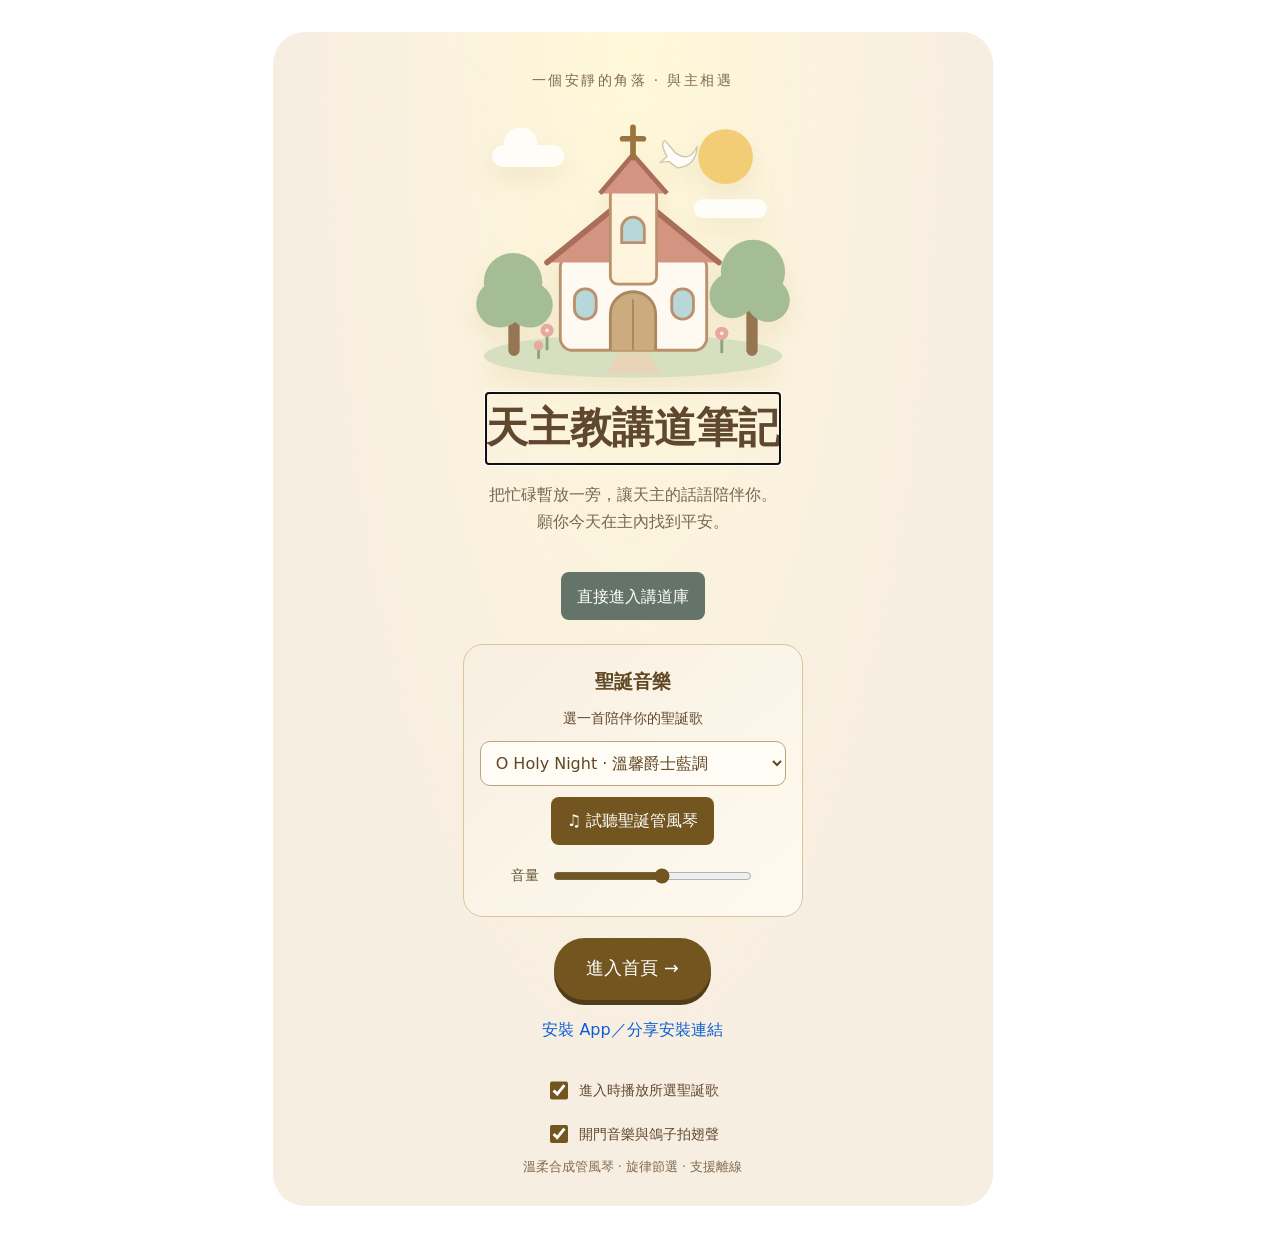
<file: index.html>
<!DOCTYPE html>
<html lang="zh-Hant">
<head>
  <meta charset="UTF-8">
  <meta name="viewport" content="width=device-width, initial-scale=1.0">
  <title>天主教講道筆記</title>
  <meta name="theme-color" content="#72551f">
  <meta name="apple-mobile-web-app-capable" content="yes">
  <meta name="apple-mobile-web-app-title" content="講道筆記">
  <link rel="manifest" href="manifest.webmanifest">
  <link rel="icon" href="icons/app-icon.svg" type="image/svg+xml">
  <link rel="apple-touch-icon" href="icons/app-icon-192.png">
  <link rel="preload" as="image" href="icons/church-glass-door-left.webp">
  <link rel="preload" as="image" href="icons/church-glass-door-right.webp">
  <link rel="preload" as="image" href="icons/entry-dove-flight.webp">
  <link rel="stylesheet" href="cover.css">
  <style>
    body {
      font-family: system-ui, "Noto Sans TC", "Microsoft JhengHei", sans-serif;
      max-width: 720px;
      margin: 0 auto;
      padding: 2rem 1.5rem;
      line-height: 1.7;
      color: #222;
    }
    h1 {
      font-size: 1.8rem;
      margin-bottom: 0.3rem;
    }
    .subtitle {
      color: #666;
      margin-bottom: 2rem;
    }
    .card {
      background: #f8f9fa;
      border-radius: 12px;
      padding: 1.5rem;
      margin-bottom: 1.5rem;
    }
    a {
      color: #0b5ed7;
      text-decoration: none;
    }
    a:hover {
      text-decoration: underline;
    }
    .actions {
      display: flex;
      flex-wrap: wrap;
      gap: 0.75rem;
      margin-top: 1rem;
    }
    .button {
      display: inline-block;
      padding: 0.65rem 1rem;
      border: 0;
      border-radius: 8px;
      color: white;
      background: #72551f;
      cursor: pointer;
      font: inherit;
      text-decoration: none;
    }
    .button.secondary { background: #657468; }
    .button:hover { text-decoration: none; filter: brightness(1.08); }
    [hidden] { display: none !important; }
    .scripture-card { background: #fff8e8; border-left: 4px solid #72551f; }
    .scripture-card h2 { font-size: 1.25rem; margin-top: 0; }
    #verseText { margin: 1rem 0; font-size: 1.2rem; line-height: 1.9; }
    #verseReference { color: #665434; font-size: .9rem; }
    .cover-music { width: min(100%,340px); box-sizing: border-box; border-radius: 20px; padding: 1rem; margin: .5rem 0 1.3rem; }
    .cover-music h2 { font-size: 1.2rem; }
    .cover-music label { font-size: .85rem; }
    #christmasSong { display: block; width: 100%; margin: .65rem 0; padding: .7rem; border: 1px solid #bba57f; border-radius: 10px; color: #604723; background: #fffcf5; font: inherit; }
    .cover-music .organ-volume { margin-top: .45rem; justify-content: center; }
    .christmas-card { background: linear-gradient(135deg,#f7efe0,#fffaf0); border: 1px solid #dac59a; }
    .christmas-card h2 { font-family: Georgia,"Noto Serif TC",serif; color: #604723; margin: .3rem 0; }
    .christmas-kicker { color: #806943; font-size: .8rem; letter-spacing: .16em; margin: 0; }
    .organ-volume { display: flex; align-items: center; gap: .8rem; margin-top: 1rem; color: #665434; }
    .organ-volume input { accent-color: #72551f; width: min(220px,65%); min-height: 44px; }
    #christmasOrganStatus:empty { display: none; }
    .home-page h1:focus { outline: none; }
    .home-page { min-height: calc(100svh - 4rem); }
    .page-navigation { display: flex; align-items: center; justify-content: space-between; gap: 1rem; }
    .page-count { color: #806943; white-space: nowrap; font-size: .9rem; }
    .verse-page { cursor: pointer; }
    .verse-tap-hint { text-align: center; color: #806943; font-size: .9rem; margin: 1.5rem 0 .5rem; }
    .verse-page { display: flex; flex-direction: column; transform: translateZ(0); backface-visibility: hidden; isolation: isolate; }
    .verse-page .scripture-card { margin: auto 0; }
    .verse-page h1 { margin: 1rem 0 1.5rem; }
    .home-top-actions { display: flex; align-items: center; gap: .75rem; }
    .settings-button { border: 1px solid #ded0b8; border-radius: 999px; padding: .45rem .8rem; background: #faf5eb; color: #72551f; font: inherit; cursor: pointer; min-height: 44px; }
    .settings-button span { font-size: 1.3rem; vertical-align: middle; }
    .sacred-heart-home { text-align: center; }
    .sacred-heart-figure { margin: .8rem auto 1rem; }
    .sacred-heart-figure img { display: block; width: auto; height: min(49svh,460px); max-width: 100%; object-fit: contain; margin: 0 auto; border-radius: 18px; box-shadow: 0 8px 26px #76532826; background: #eee0c8; }
    .sacred-heart-figure figcaption { font-family: Georgia,"Noto Serif TC",serif; margin-top: .6rem; color: #806943; }
    .homily-entry { border-radius: 999px; padding: .85rem 2.5rem; font-size: 1.15rem; }
    .settings-dialog { width: min(640px,calc(100% - 3rem)); max-height: 86svh; box-sizing: border-box; overflow-y: auto; overscroll-behavior: contain; padding: 1.2rem; color: #24211d; background: #fffcf6; border: 1px solid #d9c7a7; border-radius: 20px; box-shadow: 0 16px 70px #30231644; }
    .settings-dialog::backdrop { background: #2c241c88; }
    .settings-header { display: flex; align-items: center; justify-content: space-between; gap: 1rem; margin-bottom: 1rem; }
    .settings-header h2 { margin: 0; font-size: 1.4rem; }
    .settings-close { color: #72551f; background: #f5edde; border: 0; padding: .6rem .8rem; border-radius: 10px; font: inherit; cursor: pointer; min-height: 44px; }
    .settings-dialog h3 { margin: 0; font-size: 1.15rem; }
    .settings-dialog .actions a,.settings-dialog .actions button { font-size: .95rem; }
    .tools-page h1 { margin: .6rem 0 .2rem; }
    .tools-page #today { margin: .3rem 0 .8rem; }
    .tools-page .actions { margin-top: .6rem; }
    .tools-page #offlineStatus { margin: .6rem 0; }
    .tools-page .backup-panel { margin: .6rem 0; padding: .8rem; }
    .tools-page .backup-panel h2 { margin: 0 0 .7rem; }
    .tools-page .backup-panel p { margin: .5rem 0; }
    .tools-page .card { padding: 1rem; margin-bottom: 1rem; }
    .tools-page .card h2 { margin-top: 0; font-size: 1.25rem; }
    .tools-page details { margin-top: 1rem; }
    summary { cursor: pointer; color: #72551f; padding: .3rem 0; }
    @media(max-width:450px) { body { padding: 1rem; } .home-page { min-height: calc(100svh - 2rem); } }
    .install-help { color: #666; font-size: 0.9rem; }
  </style>
</head>
<body>
  <section id="welcomeCover" class="welcome-cover" aria-labelledby="welcomeTitle" hidden>
    <p class="welcome-kicker">一個安靜的角落 · 與主相遇</p>
    <svg class="welcome-art" viewBox="0 0 360 300" role="img" aria-label="暖陽下的小教堂，白鴿、花朵與綠樹環繞">
      <circle cx="278" cy="60" r="29" fill="#f2cd76"/>
      <g fill="#fffdf7"><rect x="31" y="48" width="76" height="23" rx="12"/><circle cx="61" cy="47" r="18"/><rect x="244" y="105" width="78" height="20" rx="10"/></g>
      <ellipse cx="180" cy="271" rx="158" ry="23" fill="#d6dfbf"/>
      <path d="M54 265v-58m252 58v-67" stroke="#967652" stroke-width="12" stroke-linecap="round"/>
      <g fill="#a4bd94"><circle cx="53" cy="193" r="31"/><circle cx="39" cy="216" r="25"/><circle cx="71" cy="217" r="24"/><circle cx="307" cy="182" r="34"/><circle cx="285" cy="207" r="24"/><circle cx="323" cy="212" r="23"/></g>
      <rect x="103" y="164" width="155" height="101" rx="13" fill="#fffaf1" stroke="#ba916c" stroke-width="3"/>
      <path d="M89 172l91-74 91 74" fill="#d39581" stroke="#a96e59" stroke-width="6" stroke-linejoin="round" stroke-linecap="round"/>
      <rect x="156" y="93" width="49" height="102" rx="8" fill="#fff4dd" stroke="#ba916c" stroke-width="3"/>
      <path d="M145 99l35-41 36 41" fill="#d39581" stroke="#a96e59" stroke-width="5" stroke-linejoin="round"/>
      <path d="M180 61V29m-11 12h22" stroke="#997441" stroke-width="6" stroke-linecap="round"/>
      <path d="M168 151v-15a12 12 0 0124 0v15z" fill="#b8d7d8" stroke="#ba916c" stroke-width="3"/>
      <path d="M156 265v-38a24 24 0 0148 0v38" fill="#ccac7e" stroke="#a78861" stroke-width="3"/>
      <path d="M180 211v54" stroke="#a78861" stroke-width="2"/>
      <g fill="#b8d7d8" stroke="#ba916c" stroke-width="3"><rect x="118" y="200" width="23" height="32" rx="11"/><rect x="221" y="200" width="23" height="32" rx="11"/></g>
      <path d="M164 268l-12 22h58l-13-22" fill="#e8d4b6"/>
      <path d="M225 56q15 11 23-7-1 21-21 23l-9-7-9 1 7-6q-8-15-2-17z" fill="#fffdf9" stroke="#d2c6af" stroke-width="1.5"/>
      <g stroke="#8da479" stroke-width="3"><path d="M89 265v-19m185 22v-20m-194 26v-13"/></g>
      <g fill="#e5a8a3"><circle cx="89" cy="244" r="7"/><circle cx="274" cy="247" r="7"/><circle cx="80" cy="260" r="5"/></g>
      <g fill="#fff0bb"><circle cx="89" cy="244" r="2"/><circle cx="274" cy="247" r="2"/></g>
    </svg>
    <h1 id="welcomeTitle">天主教講道筆記</h1>
    <p class="welcome-description">把忙碌暫放一旁，讓天主的話語陪伴你。<br>願你今天在主內找到平安。</p>
    <p><a class="button secondary" href="homily.html">直接進入講道庫</a></p>
    <section class="christmas-card cover-music" aria-labelledby="christmasHeading">
      <h2 id="christmasHeading">聖誕音樂</h2>
      <label for="christmasSong">選一首陪伴你的聖誕歌</label>
      <select id="christmasSong">
        <option value="holy-night">O Holy Night · 溫馨爵士藍調</option>
        <option value="silent-night">Silent Night · 平安夜</option>
      </select>
      <button id="christmasOrgan" class="button" type="button" aria-pressed="false">♫ 試聽聖誕管風琴</button>
      <label class="organ-volume" for="christmasOrganVolume">音量
        <input id="christmasOrganVolume" type="range" min="0" max="1" step="0.05" value="0.55">
      </label>
      <p id="christmasOrganStatus" role="status" aria-live="polite"></p>
    </section>
    <button id="enterHome" class="button enter-button" type="button">進入首頁 →</button>
    <p><a href="install.html">安裝 App／分享安裝連結</a></p>
    <label class="sound-setting"><input id="welcomeSound" type="checkbox" checked>進入時播放所選聖誕歌</label>
    <label class="sound-setting"><input id="entranceSound" type="checkbox" checked>開門音樂與鴿子拍翅聲</label>
    <p class="welcome-footnote">溫柔合成管風琴 · 旋律節選 · 支援離線</p>
  </section>
  <section id="versePage" class="home-page verse-page" aria-labelledby="versePageHeading" aria-describedby="verseTapHint" tabindex="0" hidden>
    <nav class="page-navigation" aria-label="首頁分頁">
      <button class="cover-return" type="button" data-home-page="cover">← 上一頁：封面</button>
      <span class="page-count">2 / 3</span>
    </nav>
    <h1 id="versePageHeading" tabindex="-1">在主內安歇片刻</h1>
  <section class="card scripture-card" aria-labelledby="verseHeading">
    <h2 id="verseHeading">聖經金句 · 在主內得安慰</h2>
    <div aria-live="polite" aria-atomic="true">
      <blockquote id="verseText">你們醒寤祈禱罷！免陷於誘惑。</blockquote>
      <p id="verseReference">瑪竇福音 26:41 · 思高聖經（經文節錄）</p>
    </div>
    <button class="button" id="nextVerse" type="button" disabled>換一句金句</button>
    <p class="install-help" id="verseHelp">100 則祈禱、安慰與盼望的經文，每次開啟隨機顯示。停下片刻，向主祈禱。</p>
  </section>
    <p id="verseTapHint" class="verse-tap-hint">輕點此頁，進入講道與備份</p>
  </section>
  <script src="verses.js"></script>

  <section id="homeContent" class="home-page tools-page" aria-labelledby="homeHeading" hidden>
    <nav class="page-navigation" aria-label="首頁分頁">
      <button class="cover-return" type="button" data-home-page="verse">← 上一頁：聖經金句</button>
      <div class="home-top-actions"><span class="page-count">3 / 3</span><button id="openSettings" class="settings-button" type="button" aria-label="開啟設定" aria-controls="appSettings" aria-expanded="false"><span aria-hidden="true">⚙</span> 設定</button></div>
    </nav>
    <h1 id="homeHeading" tabindex="-1">講道筆記</h1>
    <p id="today" class="install-help">載入中…</p>
    <div class="sacred-heart-home">
      <figure class="sacred-heart-figure">
        <img src="icons/sacred-heart.webp" width="720" height="960" alt="耶穌聖心聖像：耶穌身披紅袍，一手指向聖心，一手舉起祝福，手掌與手背可見受難釘痕。" decoding="async">
        <figcaption>耶穌聖心</figcaption>
      </figure>
      <a class="button homily-entry" href="homily.html">開啟講道</a>
    </div>

    <dialog id="appSettings" class="settings-dialog" aria-labelledby="settingsHeading">
      <header class="settings-header"><h2 id="settingsHeading">設定</h2><button id="closeSettings" class="settings-close" type="button" autofocus>關閉 ✕</button></header>
      <section class="card">
        <h3>更新與管理</h3>
        <div class="actions">
          <a class="button secondary" href="admin/">管理後台</a>
          <a class="button secondary" href="install.html">App 安裝連結</a>
          <button class="button" id="installButton" type="button">安裝離線 App</button>
        </div>
        <p id="offlineStatus" role="status" aria-live="polite"></p>
    <details id="installDetails" class="install-help"><summary>安裝與離線使用說明</summary>
    <div id="installHelp">
      <p>將講道筆記加入主畫面，就能像 App 一樣開啟。首次請連線開啟，等候顯示「已可離線閱讀」。</p>
      <ul>
        <li>iPhone／iPad：用 Safari 開啟，點「分享」→「加入主畫面」。</li>
        <li>Android：用 Chrome 開啟，點「安裝離線 App」；若沒有安裝提示，使用選單的「安裝應用程式」或「加到主畫面」。</li>
        <li>電腦：使用 Chrome 或 Edge，點網址列的安裝圖示。</li>
      </ul>
      <p>離線可閱讀三個年度的講道；管理後台與更新內容需要網路。清除瀏覽器資料會移除離線內容，之後需重新連線儲存。</p>
    </div>
    </details>
      </section>
      <div id="backupTools" data-compact="true"></div>
      <button id="showCover" class="cover-return" type="button" data-home-page="cover">回到第一頁：封面</button>
    </dialog>
  <script src="data-model.js"></script>
  <script src="backup.js"></script>

  <script>
    const now = new Date();
    const options = { year: 'numeric', month: 'long', day: 'numeric', weekday: 'long' };
    document.getElementById('today').textContent =
      now.toLocaleDateString('zh-TW', options);

    let installPrompt;
    const installButton = document.getElementById('installButton');
    window.addEventListener('beforeinstallprompt', event => {
      event.preventDefault();
      installPrompt = event;
      installButton.hidden = false;
    });
    installButton.addEventListener('click', async () => {
      if (!installPrompt) {
        document.getElementById('installDetails').open = true;
        document.getElementById('installHelp').scrollIntoView({ behavior: 'smooth', block: 'center' });
        return;
      }
      installPrompt.prompt();
      await installPrompt.userChoice;
      installPrompt = null;
      installButton.hidden = true;
    });
    window.addEventListener('appinstalled', () => {
      installButton.hidden = true;
      installPrompt = null;
    });

  </script>
  <script src="offline.js"></script>
  </section>
  <div id="doorTransition" class="door-transition" aria-hidden="true" hidden>
    <div class="door-glow"></div>
    <div class="door-sunlight"></div>
    <div class="door-threshold-light"></div>
    <div class="door-gateway">
    <div class="church-door door-left"><img class="door-art" src="icons/church-glass-door-left.webp" width="420" height="1280" alt="" decoding="async" fetchpriority="high"><span class="door-panel"></span><span class="door-hinge"></span><span class="door-hinge lower"></span><span class="door-handle"></span></div>
    <div class="church-door door-right"><img class="door-art" src="icons/church-glass-door-right.webp" width="420" height="1280" alt="" decoding="async" fetchpriority="high"><span class="door-panel"></span><span class="door-hinge"></span><span class="door-hinge lower"></span><span class="door-handle"></span></div>
    <div class="door-frame" aria-hidden="true"></div>
    </div>
    <div class="door-doves" aria-hidden="true">
      <div class="entry-dove dove-1"><div class="dove-soar"><div class="dove-sprite"><span class="dove-pose" data-pose="0"><img class="dove-art" style="transform:translateX(0.00000000%)" src="icons/entry-dove-flight.webp" width="1152" height="192" alt="" decoding="async" fetchpriority="high"></span><span class="dove-pose" data-pose="1"><img class="dove-art" style="transform:translateX(-16.66666667%)" src="icons/entry-dove-flight.webp" width="1152" height="192" alt="" decoding="async" fetchpriority="high"></span><span class="dove-pose" data-pose="2"><img class="dove-art" style="transform:translateX(-33.33333333%)" src="icons/entry-dove-flight.webp" width="1152" height="192" alt="" decoding="async" fetchpriority="high"></span><span class="dove-pose" data-pose="3"><img class="dove-art" style="transform:translateX(-50.00000000%)" src="icons/entry-dove-flight.webp" width="1152" height="192" alt="" decoding="async" fetchpriority="high"></span><span class="dove-pose" data-pose="4"><img class="dove-art" style="transform:translateX(-66.66666667%)" src="icons/entry-dove-flight.webp" width="1152" height="192" alt="" decoding="async" fetchpriority="high"></span><span class="dove-pose" data-pose="5"><img class="dove-art" style="transform:translateX(-83.33333333%)" src="icons/entry-dove-flight.webp" width="1152" height="192" alt="" decoding="async" fetchpriority="high"></span></div></div></div>
      <div class="entry-dove dove-2"><div class="dove-soar"><div class="dove-sprite"><span class="dove-pose" data-pose="0"><img class="dove-art" style="transform:translateX(0.00000000%)" src="icons/entry-dove-flight.webp" width="1152" height="192" alt="" decoding="async" fetchpriority="high"></span><span class="dove-pose" data-pose="1"><img class="dove-art" style="transform:translateX(-16.66666667%)" src="icons/entry-dove-flight.webp" width="1152" height="192" alt="" decoding="async" fetchpriority="high"></span><span class="dove-pose" data-pose="2"><img class="dove-art" style="transform:translateX(-33.33333333%)" src="icons/entry-dove-flight.webp" width="1152" height="192" alt="" decoding="async" fetchpriority="high"></span><span class="dove-pose" data-pose="3"><img class="dove-art" style="transform:translateX(-50.00000000%)" src="icons/entry-dove-flight.webp" width="1152" height="192" alt="" decoding="async" fetchpriority="high"></span><span class="dove-pose" data-pose="4"><img class="dove-art" style="transform:translateX(-66.66666667%)" src="icons/entry-dove-flight.webp" width="1152" height="192" alt="" decoding="async" fetchpriority="high"></span><span class="dove-pose" data-pose="5"><img class="dove-art" style="transform:translateX(-83.33333333%)" src="icons/entry-dove-flight.webp" width="1152" height="192" alt="" decoding="async" fetchpriority="high"></span></div></div></div>
      <div class="entry-dove dove-3"><div class="dove-soar"><div class="dove-sprite"><span class="dove-pose" data-pose="0"><img class="dove-art" style="transform:translateX(0.00000000%)" src="icons/entry-dove-flight.webp" width="1152" height="192" alt="" decoding="async" fetchpriority="high"></span><span class="dove-pose" data-pose="1"><img class="dove-art" style="transform:translateX(-16.66666667%)" src="icons/entry-dove-flight.webp" width="1152" height="192" alt="" decoding="async" fetchpriority="high"></span><span class="dove-pose" data-pose="2"><img class="dove-art" style="transform:translateX(-33.33333333%)" src="icons/entry-dove-flight.webp" width="1152" height="192" alt="" decoding="async" fetchpriority="high"></span><span class="dove-pose" data-pose="3"><img class="dove-art" style="transform:translateX(-50.00000000%)" src="icons/entry-dove-flight.webp" width="1152" height="192" alt="" decoding="async" fetchpriority="high"></span><span class="dove-pose" data-pose="4"><img class="dove-art" style="transform:translateX(-66.66666667%)" src="icons/entry-dove-flight.webp" width="1152" height="192" alt="" decoding="async" fetchpriority="high"></span><span class="dove-pose" data-pose="5"><img class="dove-art" style="transform:translateX(-83.33333333%)" src="icons/entry-dove-flight.webp" width="1152" height="192" alt="" decoding="async" fetchpriority="high"></span></div></div></div>
    </div>
  </div>
  <script src="christmas-organ.js"></script>
  <script src="cover.js"></script>
  <script src="home-settings.js"></script>
</body>
</html>
</file>
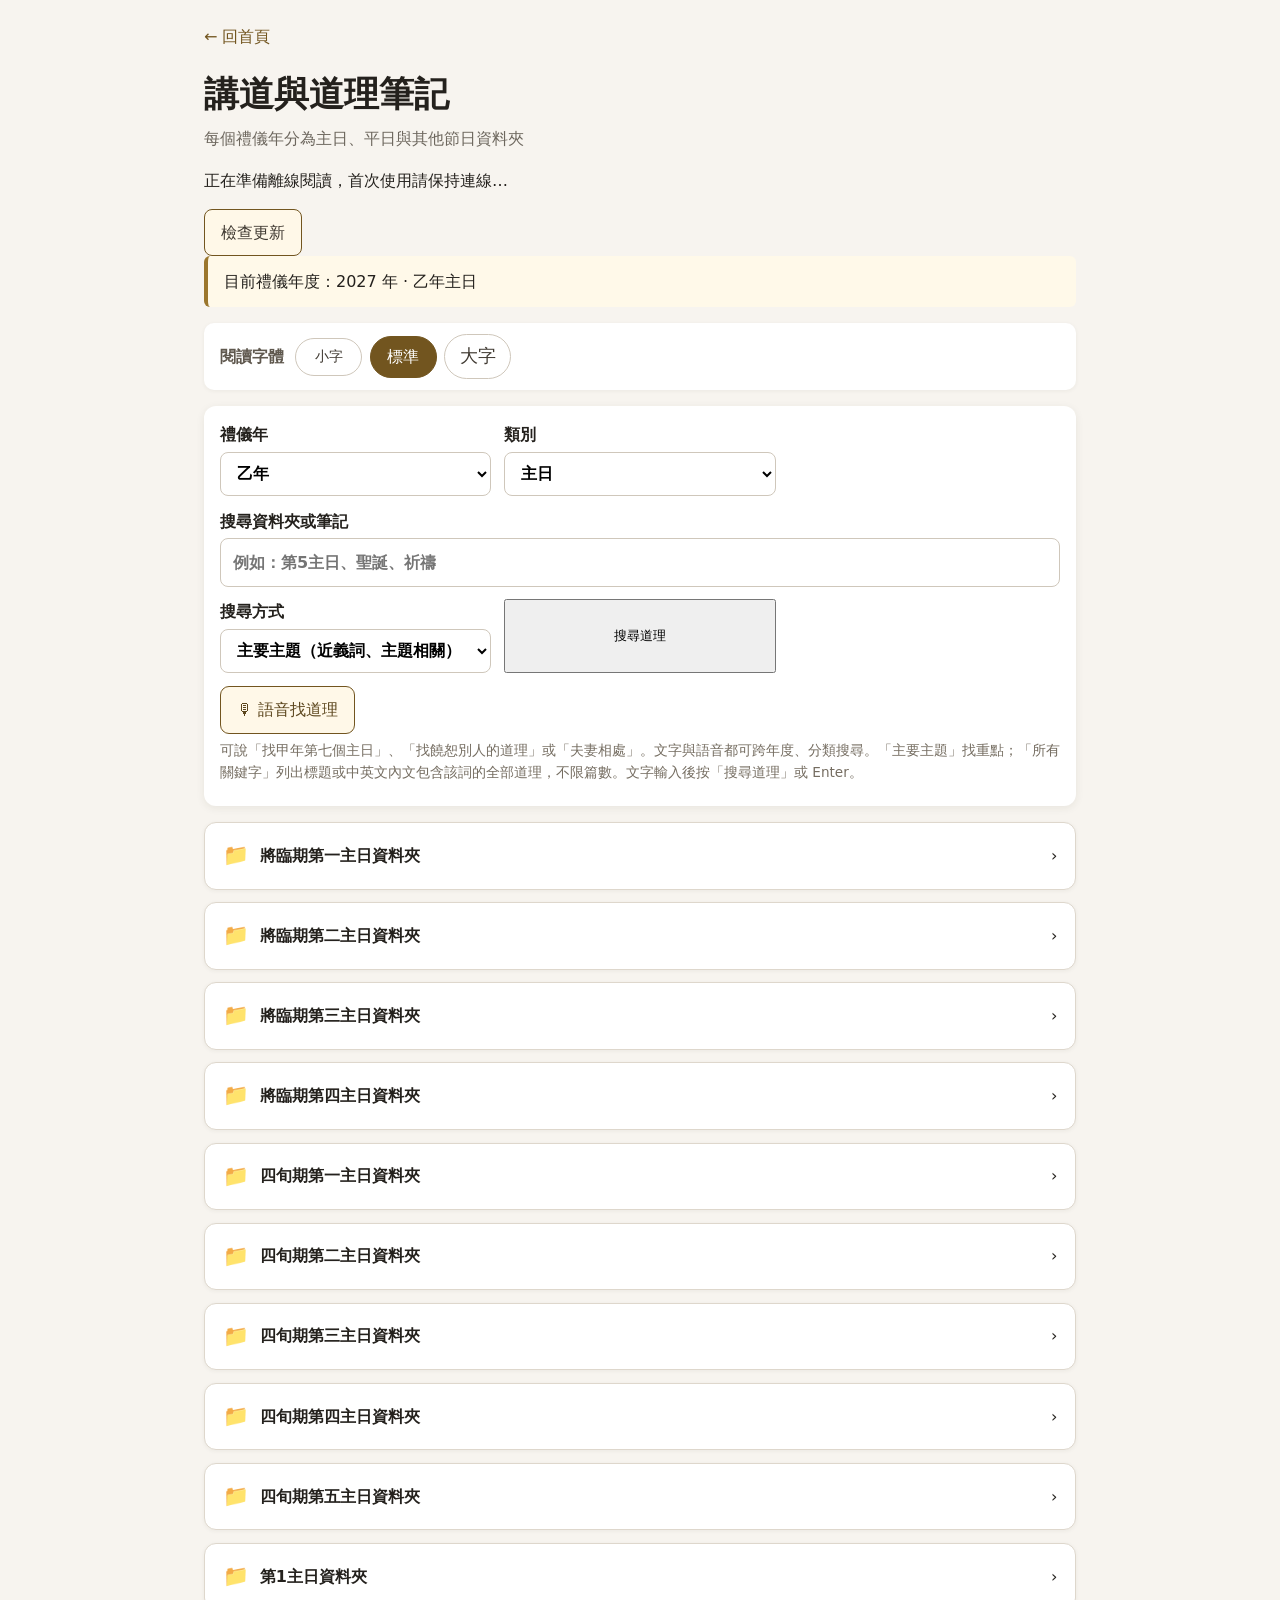
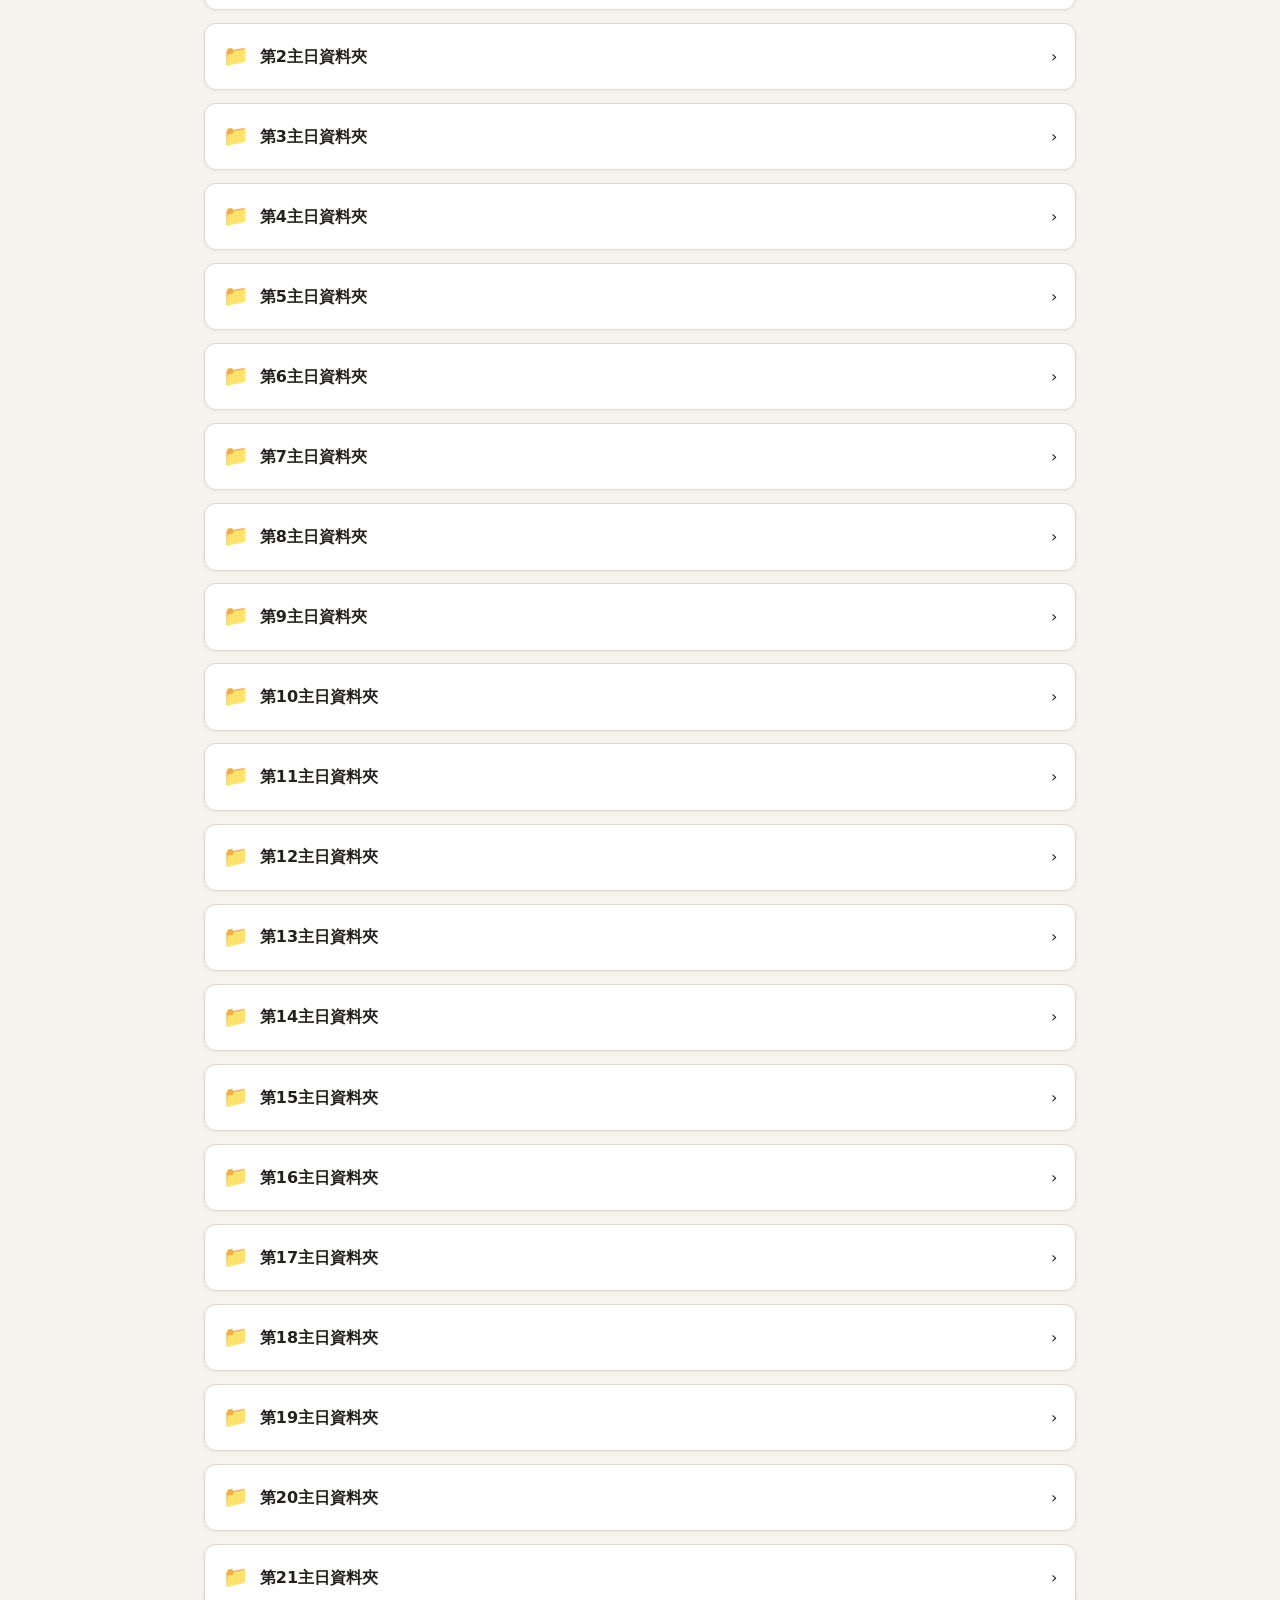
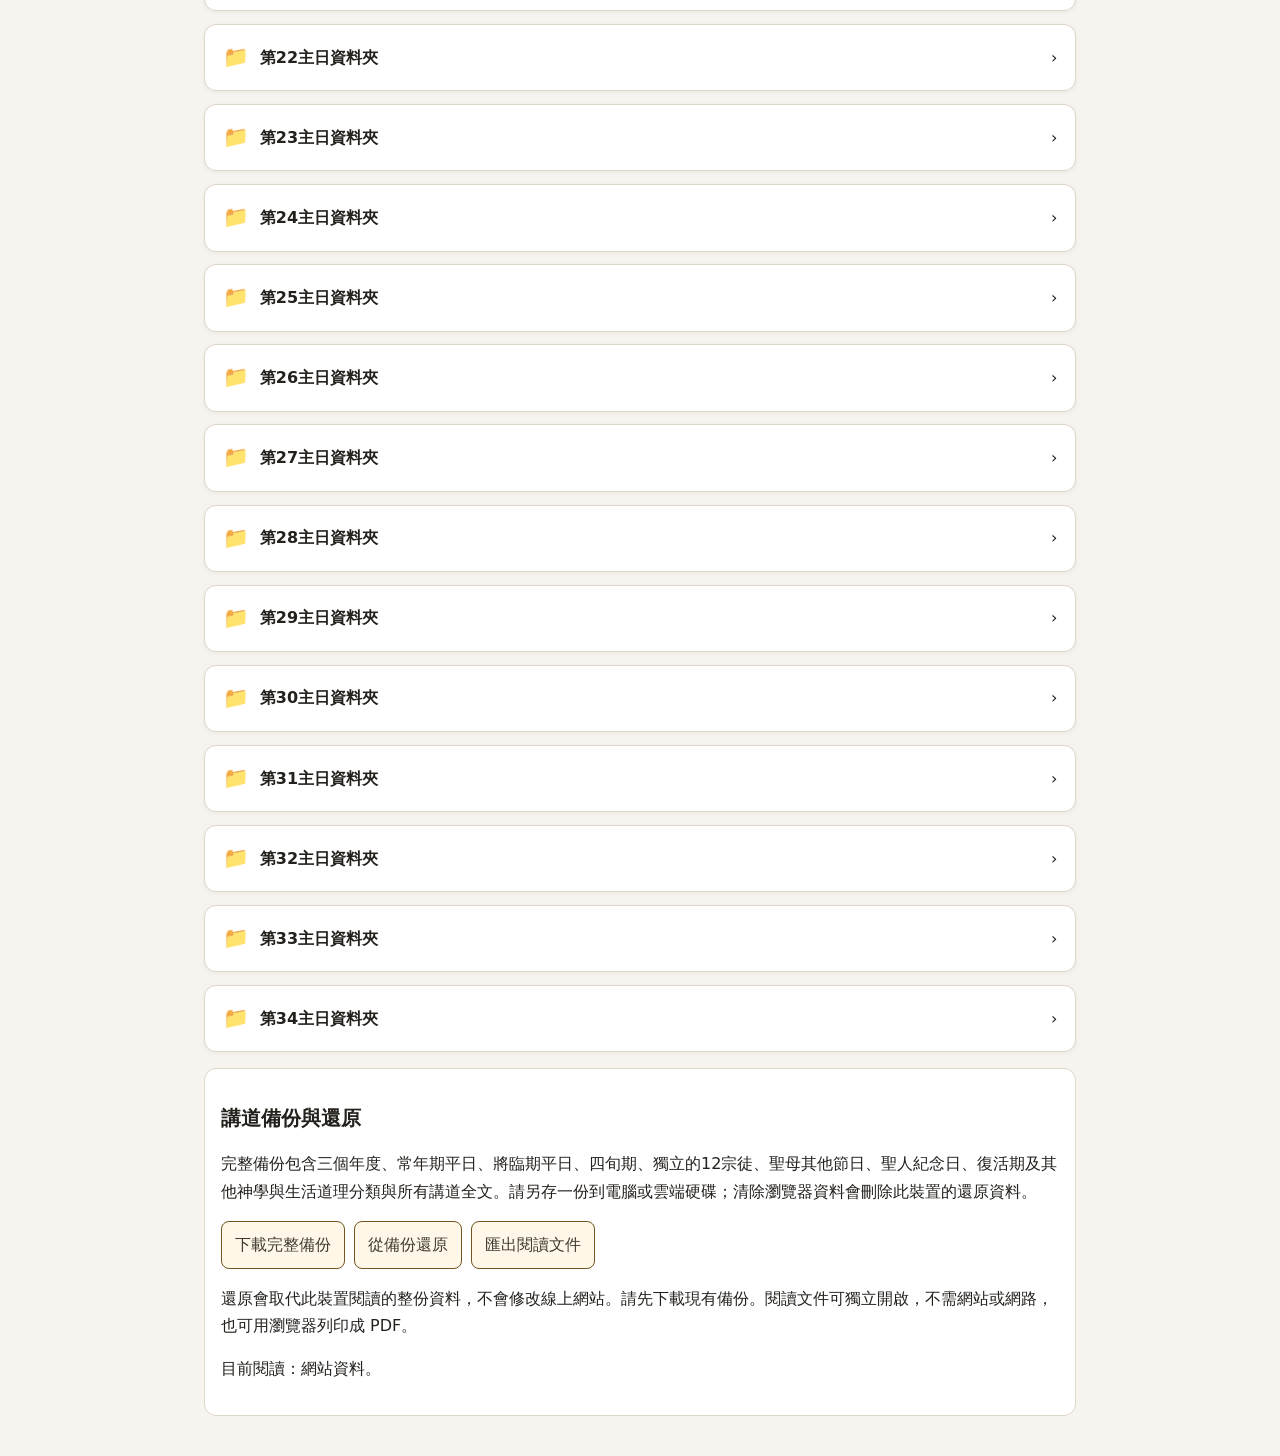
<file: homily.html>
<!DOCTYPE html>
<html lang="zh-Hant">
<head>
  <meta charset="UTF-8">
  <meta name="viewport" content="width=device-width, initial-scale=1.0">
  <title>講道與道理筆記</title>
  <meta name="theme-color" content="#72551f">
  <link rel="manifest" href="manifest.webmanifest">
  <link rel="icon" href="icons/app-icon.svg" type="image/svg+xml">
  <link rel="stylesheet" href="reader.css">
  <style>
    :root { --reading-font-size: 1.1rem; --reading-line-height: 1.8; }
    * { box-sizing: border-box; }
    body[data-reading-size="small"] { --reading-font-size: .95rem; --reading-line-height: 1.7; }
    body[data-reading-size="medium"] { --reading-font-size: 1.1rem; --reading-line-height: 1.8; }
    body[data-reading-size="large"] { --reading-font-size: 1.35rem; --reading-line-height: 1.95; }
    body { font-family: system-ui, "Noto Sans TC", "Microsoft JhengHei", sans-serif; max-width: 920px; margin: 0 auto; padding: 1.5rem; line-height: 1.6; color: #24211d; background: #f7f4ef; }
    a.back { display: inline-block; margin-bottom: 1rem; color: #72551f; text-decoration: none; }
    h1 { margin: 0 0 .25rem; font-size: clamp(1.6rem, 4vw, 2.2rem); }
    .subtitle { color: #6d675e; margin: 0 0 1rem; }
    .current { padding: .8rem 1rem; margin-bottom: 1rem; border-left: 4px solid #9b762d; border-radius: 6px; background: #fff9e9; }
    .reading-settings { display: flex; align-items: center; flex-wrap: wrap; gap: .45rem; margin-bottom: 1rem; padding: .7rem 1rem; border-radius: 10px; background: #fff; box-shadow: 0 1px 4px rgb(55 45 30 / 6%); }
    .reading-label { margin-right: .25rem; color: #5f584e; font-weight: 700; }
    .size-button { min-width: 4.2rem; padding: .45rem .7rem; border: 1px solid #cfc7bb; border-radius: 999px; color: #403a32; background: #fff; cursor: pointer; font: inherit; }
    .size-button:hover { background: #fff8e8; }
    .size-button[aria-pressed="true"] { border-color: #72551f; color: #fff; background: #72551f; }
    .size-button[data-size="small"] { font-size: .85rem; }
    .size-button[data-size="large"] { font-size: 1.12rem; }
    .inline-reading-settings { display: flex; align-items: center; flex-wrap: wrap; gap: .35rem; padding: .65rem 0; }
    .inline-reading-settings .reading-label { font-size: .85rem; }
    .inline-reading-settings .size-button { min-width: 3.5rem; padding: .3rem .55rem; }
    .toolbar { display: grid; grid-template-columns: repeat(3, minmax(140px, 1fr)); gap: .8rem; padding: 1rem; margin-bottom: 1rem; border-radius: 12px; background: #fff; box-shadow: 0 2px 8px rgb(55 45 30 / 8%); }
    .toolbar label { font-weight: 650; }
    select, input[type="search"] { width: 100%; margin-top: .25rem; padding: .65rem .75rem; border: 1px solid #cfc7bb; border-radius: 8px; background: #fff; font: inherit; }
    .search { grid-column: 1 / -1; }
    .hidden { display: none; }
    .folder { overflow: hidden; margin-bottom: .8rem; border: 1px solid #ded7cc; border-radius: 12px; background: #fff; box-shadow: 0 1px 4px rgb(55 45 30 / 6%); }
    .folder-button { display: flex; width: 100%; align-items: center; gap: .7rem; padding: 1rem 1.1rem; border: 0; color: inherit; background: transparent; text-align: left; cursor: pointer; font: inherit; }
    .folder-button:hover { background: #fffaf0; }
    .folder-icon { font-size: 1.3rem; }
    .folder-title { flex: 1; font-weight: 750; }
    .chevron { transition: transform .18s; }
    .folder.open > .folder-button .chevron { transform: rotate(90deg); }
    .folder-content { display: none; padding: 0 1rem 1rem; }
    .folder.open > .folder-content { display: grid; gap: .6rem; }
    .day { padding: .85rem 1rem; border-left: 4px solid #c4a45c; border-radius: 7px; background: #faf8f4; }
    .weekday { border-left-color: #7d9a83; }
    .day h3 { margin: 0 0 .35rem; font-size: 1rem; }
    .homily-card { overflow: hidden; margin-top: .6rem; border: 1px solid #ddd4c6; border-radius: 7px; background: #fff; }
    .homily-toggle { display: flex; width: 100%; align-items: center; gap: .7rem; padding: .8rem; border: 0; color: inherit; background: #fff; text-align: left; cursor: pointer; font: inherit; }
    .homily-toggle:hover { background: #fffaf0; }
    .homily-title { flex: 1; font-weight: 750; }
    .homily-meta { color: #756d61; font-size: .82rem; }
    .homily-body { display: none; padding: 0 .8rem .9rem; border-top: 1px solid #eee7dd; }
    .homily-card.open .homily-body { display: block; }
    .homily-card.open .chevron { transform: rotate(90deg); }
    .homily-collapse { display: block; width: 100%; margin-top: 1rem; padding: .6rem; border: 1px solid #cdbfAA; border-radius: 7px; color: #5c461d; background: #fff8e8; cursor: pointer; font: inherit; font-weight: 700; }
    .homily-collapse:hover { background: #f8edcf; }
    .notes { margin: 0; font-size: var(--reading-font-size); line-height: var(--reading-line-height); white-space: pre-wrap; }
    .empty-note { color: #8b857d; }
    .keywords { margin-top: .5rem; }
    .keyword { display: inline-block; padding: .1rem .5rem; margin: .1rem .15rem 0 0; border-radius: 999px; background: #e9e4da; font-size: .8rem; }
    .message { padding: 2rem; color: #6d675e; text-align: center; }
    .error { color: #a32c2c; }
    @media (max-width: 650px) { body { padding: 1rem; } .toolbar { grid-template-columns: 1fr; } .search { grid-column: auto; } }
  </style>
</head>
<body>
  <a class="back" href="index.html#home">← 回首頁</a>
  <h1>講道與道理筆記</h1>
  <p class="subtitle">每個禮儀年分為主日、平日與其他節日資料夾</p>
  <p id="offlineStatus" role="status" aria-live="polite"></p>
  <div id="currentCycle" class="current"></div>
  <div class="reading-settings" aria-label="閱讀字體大小">
    <span class="reading-label">閱讀字體</span>
    <button class="size-button" type="button" data-size-control data-size="small" aria-pressed="false">小字</button>
    <button class="size-button" type="button" data-size-control data-size="medium" aria-pressed="true">標準</button>
    <button class="size-button" type="button" data-size-control data-size="large" aria-pressed="false">大字</button>
  </div>

  <div class="toolbar">
    <label id="cycleLabel">
      禮儀年
      <select id="cycleSelect">
        <option value="a">甲年</option>
        <option value="b">乙年</option>
        <option value="c">丙年</option>
      </select>
    </label>
    <label>
      類別
      <select id="sectionSelect">
        <option value="sundays">主日</option>
        <option value="weekdays">常年期平日</option>
        <option value="advent-weekdays">將臨期平日</option>
        <option value="lent-weekdays">四旬期</option>
        <option value="holy-week">聖週</option>
        <option value="other">其他（各種節日）</option>
        <option value="apostles">12宗徒（獨立分類）</option>
        <option value="easter">復活期</option>
        <option value="saints">聖人紀念日</option>
        <option value="marian">聖母其他節日（獨立分類）</option>
        <option value="theology">其他神學與生活道理（獨立分類）</option>
      </select>
    </label>
    <label class="search">
      搜尋資料夾或筆記
      <input type="search" id="searchInput" placeholder="例如：第5主日、聖誕、祈禱">
    </label>
    <label>搜尋方式
      <select id="searchMatchMode">
        <option value="topic">主要主題（近義詞、主題相關）</option>
        <option value="keywords">所有關鍵字（全文出現就列出）</option>
      </select>
    </label>
    <button id="runHomilySearch" type="button">搜尋道理</button>
    <div class="voice-search"><button id="voiceSearchButton" type="button" aria-pressed="false">🎙 語音找道理</button> <button id="voiceSearchClear" type="button" hidden>返回分類</button><p class="reading-hint">可說「找甲年第七個主日」、「找饒恕別人的道理」或「夫妻相處」。文字與語音都可跨年度、分類搜尋。「主要主題」找重點；「所有關鍵字」列出標題或中英文內文包含該詞的全部道理，不限篇數。文字輸入後按「搜尋道理」或 Enter。</p><p id="voiceSearchStatus" role="status" aria-live="polite"></p></div>
  </div>

  <main id="list"><div class="message">載入中…</div></main>

  <div id="backupTools"></div>
  <script src="search-matching.js"></script>
  <script src="data-model.js"></script>
  <script src="backup.js"></script>

  <script>
    const cycleSelect = document.getElementById('cycleSelect');
    const sectionSelect = document.getElementById('sectionSelect');
    const searchInput = document.getElementById('searchInput');
    const currentCycle = document.getElementById('currentCycle');
    const listEl = document.getElementById('list');
    const sizeButtons = document.querySelectorAll('.reading-settings .size-button');
    const searchMatchMode = document.getElementById('searchMatchMode');
    let lastSearch = null;
    let resultMode = 'topic';
    let searchRequest = 0;
    let voiceResults = null;
    let voiceFilter = null;
    let cycleData;
    let detected;

    function setReadingSize(size) {
      const allowed = ['small', 'medium', 'large'];
      const selected = allowed.includes(size) ? size : 'medium';
      document.body.dataset.readingSize = selected;
      document.querySelectorAll('[data-size-control]').forEach(button => {
        button.setAttribute('aria-pressed', String(button.dataset.size === selected));
      });
      try { localStorage.setItem('homily-reading-size', selected); } catch (_) {}
    }

    function firstSundayOfAdvent(year) {
      const date = new Date(year, 10, 27);
      date.setDate(date.getDate() + ((7 - date.getDay()) % 7));
      date.setHours(0, 0, 0, 0);
      return date;
    }

    function liturgicalSettings(date = new Date()) {
      const calendarYear = date.getFullYear();
      const liturgicalYear = date >= firstSundayOfAdvent(calendarYear) ? calendarYear + 1 : calendarYear;
      return {
        liturgicalYear,
        sunday: liturgicalYear % 3 === 1 ? 'a' : liturgicalYear % 3 === 2 ? 'b' : 'c',
        weekday: liturgicalYear % 2 === 1 ? 'odd' : 'even'
      };
    }

    function escapeHtml(value) {
      return String(value ?? '').replace(/[&<>"']/g, char => ({
        '&': '&amp;', '<': '&lt;', '>': '&gt;', '"': '&quot;', "'": '&#039;'
      })[char]);
    }

    function formatUploadTime(value) {
      if (!value) return '未記錄上傳時間';
      const date = new Date(value);
      if (Number.isNaN(date.getTime())) return value;
      return new Intl.DateTimeFormat('zh-TW', {
        year: 'numeric', month: '2-digit', day: '2-digit',
        hour: '2-digit', minute: '2-digit'
      }).format(date);
    }

    function homilyYearLabel(homily, section) {
      const annotation = Number.isInteger(homily.year_annotation) ? homily.year_annotation : null;
      const original = Number.isInteger(homily.composition_year) ? homily.composition_year : null;
      if (annotation && original && annotation !== original) return `年份註記 ${annotation} · 原稿年份 ${original}`;
      if (annotation) return `年份註記 ${annotation}`;
      if (original) return `原稿年份 ${original}`;
      return ['sundays', 'weekdays', 'advent-weekdays', 'lent-weekdays', 'holy-week', 'easter'].includes(section) ? '年份未記錄' : '';
    }

    function homilyBlock(item, title, section, cssClass = '') {
      const homilies = item.homilies || [];
      return `
        <article class="day ${cssClass}">
          <h3>${escapeHtml(title)}</h3>
          ${homilies.length ? homilies.map((homily, index) => {
            const english = homily.translations?.en;
            const bilingual = Boolean(english?.title && english.content);
            const englishOriginal = homily.original_language === 'en';
            const displayed = englishOriginal && bilingual ? english : homily;
            const cycleLabel = {a: '甲年', b: '乙年', c: '丙年'}[homily.liturgical_cycle];
            const metadata = [cycleLabel, homilyYearLabel(homily, section), formatUploadTime(homily.uploaded_at)].filter(Boolean).join(' · ');
            return `
            <section class="homily-card" data-homily-title="${escapeHtml(displayed.title)}" data-homily-index="${index + 1}" data-reading-language="${englishOriginal ? 'en' : 'zh'}" data-original-language="${escapeHtml(homily.original_language || 'zh')}">
              <button class="homily-toggle" type="button" aria-expanded="false">
                <span class="homily-title">${index + 1}. ${escapeHtml(displayed.title)}</span>
                <span class="homily-meta">${escapeHtml(metadata)}</span>
                <span class="chevron">›</span>
              </button>
              <div class="homily-body">
                <div class="inline-reading-settings" aria-label="這篇道理的字體大小">
                  <span class="reading-label">字體</span>
                  <button class="size-button" type="button" data-size-control data-size="small" aria-pressed="false">小字</button>
                  <button class="size-button" type="button" data-size-control data-size="medium" aria-pressed="false">標準</button>
                  <button class="size-button" type="button" data-size-control data-size="large" aria-pressed="false">大字</button>
                </div>
                ${bilingual ? `
                  <label class="homily-language-label">語言 / Language <select class="homily-language"><option value="zh">${englishOriginal ? '中文翻譯' : '中文原文'}</option><option value="en"${englishOriginal ? ' selected' : ''}>${englishOriginal ? 'English（原文）' : 'English'}</option></select></label>
                  <div class="homily-translation-source" hidden data-language="zh" data-title="${escapeHtml(homily.title)}">${escapeHtml(homily.content)}</div>
                  <div class="homily-translation-source" hidden data-language="en" data-title="${escapeHtml(english.title)}">${escapeHtml(english.content)}</div>
                ` : ''}
                <div class="homily-actions"><button type="button" class="reader-open">全螢幕閱讀</button><button type="button" class="homily-copy">複製全文</button><button type="button" class="homily-listen">朗讀道理</button></div>
                <p class="reading-hint">點選道理標題即可閱讀；上方「返回」隨時可用，也可雙擊內文返回。</p>
                <p class="copy-status" role="status" aria-live="polite"></p>
                <p class="notes" lang="${englishOriginal ? 'en' : 'zh-Hant'}">${escapeHtml(displayed.content)}</p>
                <button class="homily-collapse" type="button">↑ 收合這篇道理</button>
              </div>
            </section>
          `; }).join('') : '<p class="empty-note">尚未加入道理</p>'}
        </article>
      `;
    }

    function folderHtml(title, body) {
      return `
        <section class="folder">
          <button class="folder-button" type="button" aria-expanded="false">
            <span class="folder-icon">📁</span>
            <span class="folder-title">${escapeHtml(title)}</span>
            <span class="chevron">›</span>
          </button>
          <div class="folder-content">${body}</div>
        </section>
      `;
    }

    const independentSections = ['apostles', 'marian', 'theology', 'saints', 'easter', 'weekdays', 'advent-weekdays', 'lent-weekdays'];

    function selectedItems() {
      if (!cycleData) return [];
      if (independentSections.includes(sectionSelect.value)) return cycleData.weeks ?? cycleData.folders;
      if (sectionSelect.value === 'holy-week') return cycleData.holy_week?.weeks || [];
      if (sectionSelect.value === 'sundays') return cycleData.sundays;
      if (sectionSelect.value === 'other') return cycleData.other;
      return [];
    }

    function renderFolder(item) {
      if (Array.isArray(item.days)) {
        const days = item.days.filter(day => !voiceFilter?.day || day.id === voiceFilter.day);
        return folderHtml(item.name, days.map(day => homilyBlock(day, day.label, sectionSelect.value, 'weekday')).join(''));
      }
      const description = item.description ? `<p>${escapeHtml(item.description)}</p>` : '';
      const notes = item.homilies.length || !item.folders?.length ? homilyBlock(item, item.name, sectionSelect.value) : '';
      return folderHtml(item.display_name, description + notes + (item.folders || []).map(renderFolder).join(''));
    }

    function render() {
      document.getElementById('cycleLabel').hidden = independentSections.includes(sectionSelect.value);
      currentCycle.hidden = independentSections.includes(sectionSelect.value);
      if (voiceResults !== null) {
        listEl.innerHTML = voiceResults.length ? `<p class="voice-results-heading">${resultMode === 'keywords' ? '所有關鍵字' : '主要主題'}搜尋：${voiceResults.length} 篇<br><small>${resultMode === 'keywords' ? '標題或中英文內文包含搜尋詞的道理全部列出，不限篇數。' : '優先顯示以此為主題的道理，略過零星提及。'}可跨年度與分類，按「返回分類」回到目前分類。</small></p>` + voiceResults.map(result => folderHtml(result.location,homilyBlock({homilies:[result.note]}, result.note.title, result.section))).join('') : '<div class="message voice-results-heading">搜尋結果：0 篇。請換一個關鍵字或搜尋方式。</div>';
        bindListEvents(); return;
      }
      const query = voiceFilter?.fuzzy ? searchInput.value.trim().toLowerCase() : '';
      const items = selectedItems().filter(item => {
        if (voiceFilter?.folderId && item.id !== voiceFilter.folderId) return false;
        if (!query) return true;
        const days = (item.days || []).filter(day => !voiceFilter?.day || day.id === voiceFilter.day);
        const homilyText = entry => (entry.homilies || []).flatMap(homily => [
          homily.title, homily.uploaded_at, homily.content,
          ...Object.values(homily.translations || {}).flatMap(translation => [translation.title, translation.content])
        ]);
        const folderText = folder => [folder.name, folder.display_name, ...homilyText(folder), ...(folder.folders || []).flatMap(folderText)];
        const text = [...folderText(item), ...days.flatMap(day => [day.label, ...homilyText(day)])].join(' ').toLowerCase();
        return window.HomilySearchMatching.score(query, item.name + " " + (item.display_name || ""), text) > 0;
      });

      if (!items.length) {
        listEl.innerHTML = '<div class="message">沒有符合的資料夾或筆記</div>';
        return;
      }

      listEl.innerHTML = items.map(renderFolder).join('');

      bindListEvents();
    }
    function bindListEvents() {
      listEl.querySelectorAll('.folder-button').forEach(button => {
        button.addEventListener('click', () => {
          const folder = button.closest('.folder');
          const willOpen = !folder.classList.contains('open');
          if (willOpen) folder.parentElement.querySelectorAll(':scope > .folder.open').forEach(other => {
            if (other === folder) return;
            other.classList.remove('open');
            other.querySelector('.folder-button').setAttribute('aria-expanded', 'false');
          });
          const open = folder.classList.toggle('open', willOpen);
          button.setAttribute('aria-expanded', String(open));
        });
      });
      listEl.querySelectorAll('.homily-collapse').forEach(button => {
        button.addEventListener('click', () => {
          const card = button.closest('.homily-card');
          const toggle = card.querySelector('.homily-toggle');
          card.classList.remove('open');
          toggle.setAttribute('aria-expanded', 'false');
          toggle.scrollIntoView({ behavior: 'smooth', block: 'nearest' });
          toggle.focus({ preventScroll: true });
        });
      });
      listEl.querySelectorAll('.inline-reading-settings .size-button').forEach(button => {
        button.addEventListener('click', () => setReadingSize(button.dataset.size));
      });
      setReadingSize(document.body.dataset.readingSize);
    }

    async function loadData() {
      cycleData = null;
      listEl.innerHTML = '<div class="message">載入中…</div>';
      try {
        const selectedCycle = independentSections.includes(sectionSelect.value) ? sectionSelect.value : cycleSelect.value;
        const data = await window.HomilyData.load(selectedCycle);
        if (selectedCycle !== (independentSections.includes(sectionSelect.value) ? sectionSelect.value : cycleSelect.value)) return;
        cycleData = data;
        render();
      } catch (error) {
        listEl.innerHTML = `<div class="message error">載入失敗：${escapeHtml(error.message)}</div>`;
      }
    }

    detected = liturgicalSettings();
    let savedReadingSize = 'medium';
    try { savedReadingSize = localStorage.getItem('homily-reading-size') || 'medium'; } catch (_) {}
    setReadingSize(savedReadingSize);
    sizeButtons.forEach(button => {
      button.addEventListener('click', () => setReadingSize(button.dataset.size));
    });
    cycleSelect.value = detected.sunday;
    const sundayLabel = { a: '甲年', b: '乙年', c: '丙年' }[detected.sunday];
    currentCycle.textContent = `目前禮儀年度：${detected.liturgicalYear} 年 · ${sundayLabel}主日`;

    window.addEventListener('homily-data-changed', () => { clearVoiceFilter(); loadData(); });
    function clearVoiceFilter() { searchRequest++; lastSearch = null; voiceResults = null; voiceFilter = null; document.getElementById('voiceSearchClear').hidden = true; document.getElementById('voiceSearchStatus').textContent = ''; }
    cycleSelect.addEventListener('change', () => { clearVoiceFilter(); loadData(); });
    sectionSelect.addEventListener('change', () => { clearVoiceFilter(); loadData(); });
    searchInput.addEventListener('input', () => {
      if (!searchInput.value.trim()) window.HomilySearch.reset();
    });

    async function runTextSearch() {
      const query = searchInput.value.trim();
      if (!query) { window.HomilySearch.reset(); return; }
      const status = document.getElementById('voiceSearchStatus');
      let request;
      try {
        status.textContent = '搜尋中…';
        const search = window.HomilySearch.navigate({query});
        request = searchRequest;
        await search;
        if (request === searchRequest) status.textContent = `搜尋結果：${voiceResults.length} 篇。`;
      } catch (error) {
        if (request === searchRequest) status.textContent = error.message || '搜尋失敗，請重試。';
      }
    }
    document.getElementById('runHomilySearch').addEventListener('click', runTextSearch);
    searchInput.addEventListener('keydown', event => {
      if (event.key === 'Enter') { event.preventDefault(); runTextSearch(); }
    });
    searchMatchMode.addEventListener('change', () => {
      if (lastSearch) {
        const {command, alternatives} = lastSearch;
        window.HomilySearch.navigate(command, alternatives).catch(error => {
          document.getElementById('voiceSearchStatus').textContent = error.message;
        });
      } else if (searchInput.value.trim()) runTextSearch();
    });

    window.HomilySearch = {reset() { clearVoiceFilter(); searchInput.value = ''; render(); }, async navigate(command, alternatives = []) {
      const request = ++searchRequest;
      if (command.query && !command.folderId && !command.day) {
        lastSearch = {command, alternatives};
        const matchMode = searchMatchMode.value;
        const keys = command.section && independentSections.includes(command.section) ? [command.section] : command.cycle ? [command.cycle] : ['a', 'b', 'c', ...independentSections];
        const loaded = await Promise.allSettled(keys.map(async key => window.HomilySearchMatching.catalog(await window.HomilyData.load(key),key)));
        if (request !== searchRequest) return false;
        if (loaded.every(result=>result.status==='rejected')) throw new Error('無法讀取道理資料，請確認網路或離線資料後重試。');
        const documents = loaded.filter(result=>result.status==='fulfilled').flatMap(result=>result.value);
        voiceResults = window.HomilySearchMatching.rank(documents,{...command,matchMode},alternatives);
        resultMode = matchMode;
        voiceFilter = null; searchInput.value = command.query;
        document.getElementById('voiceSearchClear').hidden = false;
        render();
        const heading = listEl.querySelector('.voice-results-heading');
        if (heading && loaded.some(result=>result.status==='rejected')) heading.append(document.createTextNode('部分分類未能載入，結果可能不完整。'));
        return voiceResults.length>0;
      }
      lastSearch = null;
      voiceResults = null;
      if (command.cycle) cycleSelect.value = command.cycle;
      if (command.section) sectionSelect.value = command.section;
      voiceFilter = {folderId:command.folderId,day:command.day,fuzzy:true};
      document.getElementById('voiceSearchClear').hidden = !command.folderId && !command.day;
      searchInput.value = command.query;
      await loadData();
      if (!cycleData) throw new Error('資料載入失敗，請確認連線或離線資料後重試。');
      const folders = listEl.querySelectorAll(':scope > .folder');
      if (command.folderId && folders.length === 1) {
        folders[0].classList.add('open');
        folders[0].querySelector('.folder-button').setAttribute('aria-expanded','true');
        folders[0].scrollIntoView({behavior:'smooth',block:'start'});
      }
      return folders.length > 0 && (!command.day || listEl.querySelectorAll('article.day').length > 0);
    }};
    loadData();
  </script>
  <script src="narration.js"></script>
  <script src="translations.js"></script>
  <script src="reader.js"></script>
  <script src="voice-search-commands.js"></script>
  <script src="voice-search.js"></script>
  <script src="offline.js"></script>
</body>
</html>
</file>
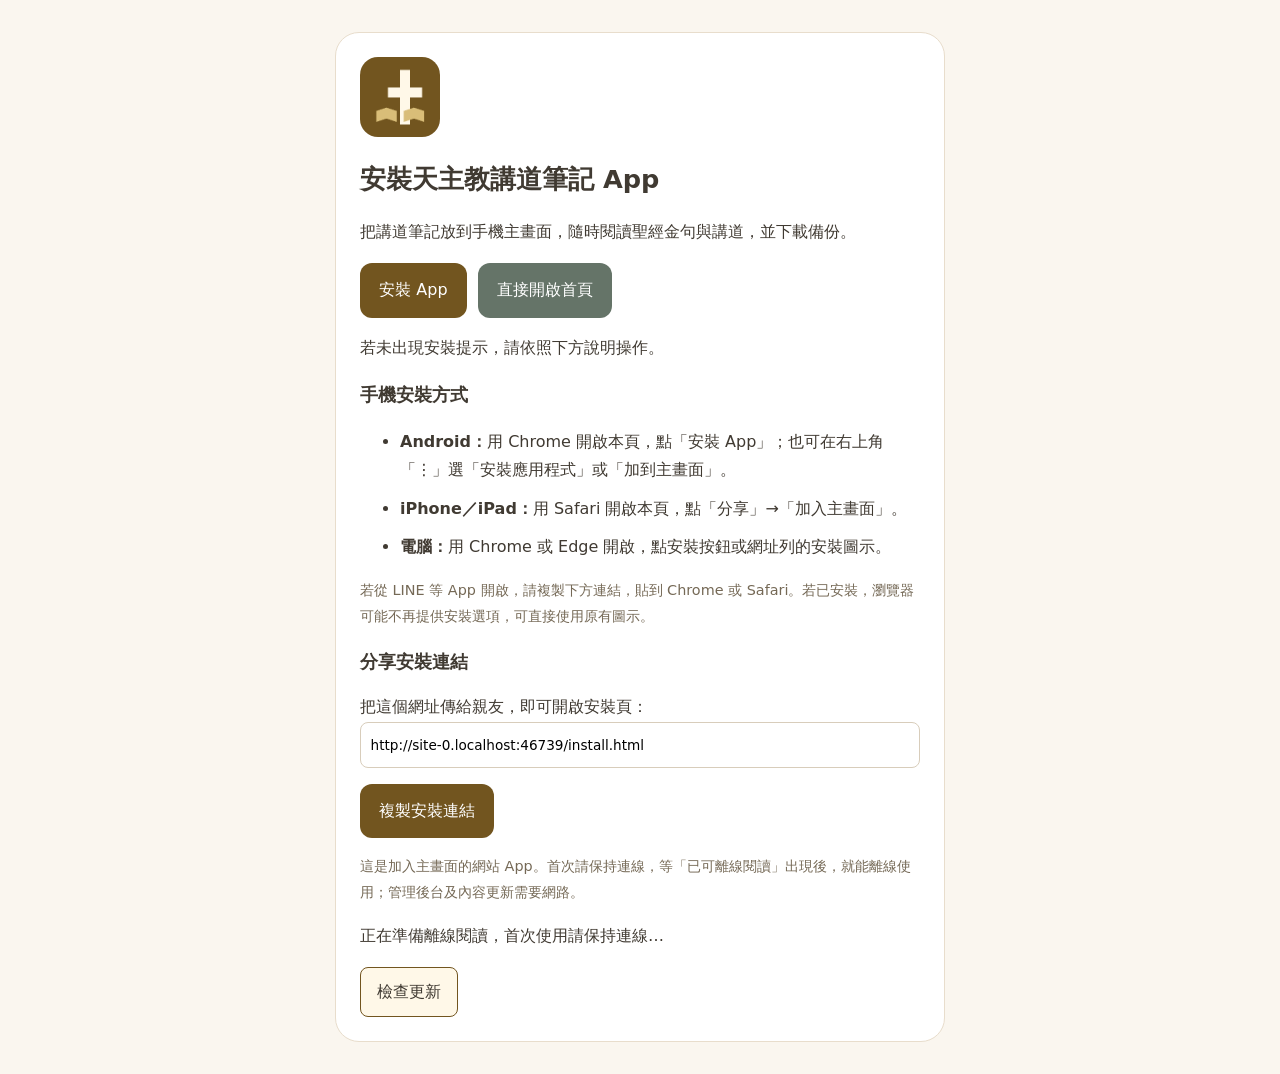
<file: install.html>
<!doctype html>
<html lang="zh-Hant">
<head>
  <meta charset="utf-8">
  <meta name="viewport" content="width=device-width, initial-scale=1">
  <meta name="theme-color" content="#72551f">
  <meta name="apple-mobile-web-app-capable" content="yes">
  <title>安裝 App · 天主教講道筆記</title>
  <link rel="manifest" href="manifest.webmanifest">
  <link rel="icon" href="icons/app-icon.svg" type="image/svg+xml">
  <link rel="apple-touch-icon" href="icons/app-icon-192.png">
  <script src="install.js" defer></script>
  <style>
    *{box-sizing:border-box}body{max-width:650px;margin:0 auto;padding:2rem 1.25rem;font-family:system-ui,sans-serif;line-height:1.8;color:#403a32;background:#faf6ef}main{padding:1.5rem;border-radius:24px;background:white;border:1px solid #e8ddcc}h1{font-size:1.6rem;margin:.6rem 0}h2{font-size:1.15rem}a{color:#72551f}button,.button{display:inline-block;border:0;border-radius:12px;padding:.8rem 1.2rem;font:inherit;background:#72551f;color:white;cursor:pointer;text-decoration:none}button:disabled{opacity:.65;cursor:default}.actions{display:flex;flex-wrap:wrap;gap:.7rem;margin:1rem 0}.secondary{background:#657468}input{width:100%;padding:.6rem;border:1px solid #d8cdbb;border-radius:8px;font:inherit;font-size:.85rem}li{margin:.6rem 0}.hint{color:#756956;font-size:.9rem}.icon{width:80px;height:80px;border-radius:18px}
  </style>
</head>
<body>
<main>
  <img class="icon" src="icons/app-icon-192.png" width="80" height="80" alt="講道筆記 App 圖示">
  <h1>安裝天主教講道筆記 App</h1>
  <p>把講道筆記放到手機主畫面，隨時閱讀聖經金句與講道，並下載備份。</p>
  <div class="actions"><button id="installApp" type="button">安裝 App</button><a class="button secondary" href="index.html#home">直接開啟首頁</a></div>
  <p id="installStatus" role="status" aria-live="polite">若未出現安裝提示，請依照下方說明操作。</p>
  <h2>手機安裝方式</h2>
  <ul id="manualInstall">
    <li><strong>Android：</strong>用 Chrome 開啟本頁，點「安裝 App」；也可在右上角「⋮」選「安裝應用程式」或「加到主畫面」。</li>
    <li><strong>iPhone／iPad：</strong>用 Safari 開啟本頁，點「分享」→「加入主畫面」。</li>
    <li><strong>電腦：</strong>用 Chrome 或 Edge 開啟，點安裝按鈕或網址列的安裝圖示。</li>
  </ul>
  <p class="hint">若從 LINE 等 App 開啟，請複製下方連結，貼到 Chrome 或 Safari。若已安裝，瀏覽器可能不再提供安裝選項，可直接使用原有圖示。</p>
  <h2>分享安裝連結</h2>
  <label for="installLink">把這個網址傳給親友，即可開啟安裝頁：</label>
  <input id="installLink" type="url" readonly>
  <div class="actions"><button id="copyInstallLink" type="button">複製安裝連結</button></div>
  <p id="copyStatus" role="status" aria-live="polite"></p>
  <p class="hint">這是加入主畫面的網站 App。首次請保持連線，等「已可離線閱讀」出現後，就能離線使用；管理後台及內容更新需要網路。</p>
  <p id="offlineStatus" role="status" aria-live="polite"></p>
</main>
<script src="offline.js"></script>
</body>
</html>
</file>
<file: cover.css>
.welcome-cover{min-height:calc(100svh - 7rem);display:flex;flex-direction:column;align-items:center;justify-content:center;text-align:center;padding:1.8rem 1rem;border-radius:32px;background:radial-gradient(ellipse at top,#fff8d8,transparent 65%),#f7eee2;color:#60482f;position:relative;overflow:hidden}
.welcome-cover[hidden],#homeContent[hidden]{display:none!important}
.welcome-cover .welcome-kicker{font-size:.85rem;letter-spacing:.18em;color:#806b4d;margin:.5rem 0}
.welcome-cover h1{font-size:clamp(1.8rem,7vw,2.6rem);margin:.6rem 0}
.welcome-cover .welcome-description{max-width:25rem;margin:.5rem auto 1.3rem;color:#786650}
.welcome-art{width:min(100%,340px);height:auto;filter:drop-shadow(0 12px 12px #b38c5120)}
.welcome-cover .enter-button{padding:1rem 2rem;border-radius:999px;background:#72551f;box-shadow:0 5px 0 #503c19;font-size:1.1rem;min-height:52px}
.enter-button:active{transform:translateY(3px);box-shadow:0 2px 0 #503c19}
.welcome-cover .sound-setting{display:flex;align-items:center;gap:.5rem;justify-content:center;margin-top:1.2rem;font-size:.9rem}
.sound-setting input{width:1.15rem;height:1.15rem;accent-color:#72551f}
.cover-return{border:0;background:none;color:#72551f;text-decoration:underline;font:inherit;cursor:pointer;padding:.5rem 0}
.welcome-cover .welcome-footnote{font-size:.8rem;color:#806b4d;margin:.6rem 0 0}
@media(max-width:450px){.welcome-cover{min-height:calc(100svh - 5rem);padding:1.2rem .8rem}.welcome-art{max-width:270px}}
@media(prefers-reduced-motion:reduce){.enter-button:active{transform:none}}

/* Warm double doors cover the page swap; only transform/opacity are animated. */
.door-transition{position:fixed;inset:0;z-index:1000;perspective:1400px;overflow:hidden;pointer-events:auto;isolation:isolate;touch-action:none;overscroll-behavior:contain}
.door-transition[hidden]{display:none!important}
.door-glow{position:absolute;inset:0;background:radial-gradient(ellipse at 50% 50%,#fffef5 0%,#fdf5d6 17%,#deeffb 48%,#f7f4eb 88%);opacity:1}
.door-sunlight{position:absolute;inset:-16%;opacity:0;pointer-events:none;transform-origin:50% 50%;will-change:transform,opacity;background:radial-gradient(ellipse at center,#fffef7ed 0%,#fff5bb80 9%,#c6edff70 25%,#67b6f342 51%,#4285d01f 76%,transparent 100%)}
.door-sunlight:before{content:'';position:absolute;inset:0;background:url("data:image/svg+xml,%3Csvg%20xmlns%3D%22http%3A%2F%2Fwww.w3.org%2F2000%2Fsvg%22%20viewBox%3D%220%200%201200%201200%22%20preserveAspectRatio%3D%22none%22%3E%3Cg%20fill%3D%22none%22%3E%3Cpath%20d%3D%22M691.9%20599.6L1699.1%20594.6%22%20stroke%3D%22%23318ee5%22%20stroke-width%3D%220.84%22%20opacity%3D%220.73%22%2F%3E%3Cpath%20d%3D%22M672.6%20601.5L1758.3%20623.3%22%20stroke%3D%22%23318ee5%22%20stroke-width%3D%221.50%22%20opacity%3D%220.51%22%2F%3E%3Cpath%20d%3D%22M662.7%20601.8L1592.4%20628.4%22%20stroke%3D%22%2367c2fa%22%20stroke-width%3D%220.78%22%20opacity%3D%220.85%22%2F%3E%3Cpath%20d%3D%22M742.9%20607.6L1827.4%20664.8%22%20stroke%3D%22%23318ee5%22%20stroke-width%3D%221.40%22%20opacity%3D%220.67%22%2F%3E%3Cpath%20d%3D%22M666.3%20604.6L1771.0%20681.7%22%20stroke%3D%22%23318ee5%22%20stroke-width%3D%222.19%22%20opacity%3D%220.72%22%2F%3E%3Cpath%20d%3D%22M691.6%20607.8L1643.8%20688.6%22%20stroke%3D%22%23318ee5%22%20stroke-width%3D%220.77%22%20opacity%3D%220.73%22%2F%3E%3Cpath%20d%3D%22M680.7%20608.2L1653.5%20707.2%22%20stroke%3D%22%23318ee5%22%20stroke-width%3D%221.26%22%20opacity%3D%220.73%22%2F%3E%3Cpath%20d%3D%22M690.5%20610.5L1770.0%20735.9%22%20stroke%3D%22%2367c2fa%22%20stroke-width%3D%222.17%22%20opacity%3D%220.84%22%2F%3E%3Cpath%20d%3D%22M655.2%20607.4L1682.9%20744.4%22%20stroke%3D%22%23318ee5%22%20stroke-width%3D%221.98%22%20opacity%3D%220.79%22%2F%3E%3Cpath%20d%3D%22M738.2%20621.0L1748.7%20774.6%22%20stroke%3D%22%23fffdf0%22%20stroke-width%3D%220.88%22%20opacity%3D%220.63%22%2F%3E%3Cpath%20d%3D%22M677.8%20613.1L1618.3%20771.3%22%20stroke%3D%22%23318ee5%22%20stroke-width%3D%220.77%22%20opacity%3D%220.54%22%2F%3E%3Cpath%20d%3D%22M654.5%20610.1L1604.9%20786.3%22%20stroke%3D%22%23318ee5%22%20stroke-width%3D%221.25%22%20opacity%3D%220.61%22%2F%3E%3Cpath%20d%3D%22M638.3%20607.8L1763.8%20837.9%22%20stroke%3D%22%2367c2fa%22%20stroke-width%3D%221.03%22%20opacity%3D%220.60%22%2F%3E%3Cpath%20d%3D%22M695.2%20620.5L1599.8%20815.4%22%20stroke%3D%22%23fffdf0%22%20stroke-width%3D%222.07%22%20opacity%3D%220.73%22%2F%3E%3Cpath%20d%3D%22M686.3%20620.7L1708.6%20865.7%22%20stroke%3D%22%2367c2fa%22%20stroke-width%3D%221.98%22%20opacity%3D%220.80%22%2F%3E%3Cpath%20d%3D%22M687.3%20622.0L1478.0%20821.8%22%20stroke%3D%22%2367c2fa%22%20stroke-width%3D%221.14%22%20opacity%3D%220.80%22%2F%3E%3Cpath%20d%3D%22M686.3%20623.0L1701.0%20893.8%22%20stroke%3D%22%23fffdf0%22%20stroke-width%3D%221.32%22%20opacity%3D%220.84%22%2F%3E%3Cpath%20d%3D%22M652.9%20615.4L1673.9%20912.0%22%20stroke%3D%22%2367c2fa%22%20stroke-width%3D%221.42%22%20opacity%3D%220.80%22%2F%3E%3Cpath%20d%3D%22M665.2%20619.9L1661.5%20923.3%22%20stroke%3D%22%23318ee5%22%20stroke-width%3D%221.40%22%20opacity%3D%220.54%22%2F%3E%3Cpath%20d%3D%22M715.6%20637.4L1456.7%20876.8%22%20stroke%3D%22%23318ee5%22%20stroke-width%3D%221.27%22%20opacity%3D%220.50%22%2F%3E%3Cpath%20d%3D%22M671.3%20624.6L1547.8%20927.0%22%20stroke%3D%22%23fff2b8%22%20stroke-width%3D%221.28%22%20opacity%3D%220.50%22%2F%3E%3Cpath%20d%3D%22M659.3%20621.2L1771.1%201018.6%22%20stroke%3D%22%23fffdf0%22%20stroke-width%3D%220.92%22%20opacity%3D%220.70%22%2F%3E%3Cpath%20d%3D%22M648.2%20618.3L1449.1%20922.3%22%20stroke%3D%22%2367c2fa%22%20stroke-width%3D%222.02%22%20opacity%3D%220.73%22%2F%3E%3Cpath%20d%3D%22M677.7%20630.9L1440.9%20934.8%22%20stroke%3D%22%2367c2fa%22%20stroke-width%3D%221.12%22%20opacity%3D%220.46%22%2F%3E%3Cpath%20d%3D%22M734.5%20656.2L1443.8%20952.9%22%20stroke%3D%22%2367c2fa%22%20stroke-width%3D%221.65%22%20opacity%3D%220.74%22%2F%3E%3Cpath%20d%3D%22M651.0%20622.2L1469.7%20977.7%22%20stroke%3D%22%23fff2b8%22%20stroke-width%3D%221.26%22%20opacity%3D%220.47%22%2F%3E%3Cpath%20d%3D%22M668.2%20630.9L1652.1%201076.1%22%20stroke%3D%22%2367c2fa%22%20stroke-width%3D%221.76%22%20opacity%3D%220.82%22%2F%3E%3Cpath%20d%3D%22M680.6%20638.9L1433.1%201002.3%22%20stroke%3D%22%2367c2fa%22%20stroke-width%3D%221.46%22%20opacity%3D%220.55%22%2F%3E%3Cpath%20d%3D%22M662.8%20630.9L1391.1%20989.5%22%20stroke%3D%22%23fffdf0%22%20stroke-width%3D%221.54%22%20opacity%3D%220.36%22%2F%3E%3Cpath%20d%3D%22M663.2%20632.7L1633.2%201134.3%22%20stroke%3D%22%23fffdf0%22%20stroke-width%3D%220.72%22%20opacity%3D%220.62%22%2F%3E%3Cpath%20d%3D%22M645.7%20624.6L1584.3%201128.7%22%20stroke%3D%22%23318ee5%22%20stroke-width%3D%221.91%22%20opacity%3D%220.47%22%2F%3E%3Cpath%20d%3D%22M669.4%20639.6L1575.6%201156.0%22%20stroke%3D%22%23fffdf0%22%20stroke-width%3D%221.53%22%20opacity%3D%220.61%22%2F%3E%3Cpath%20d%3D%22M690.8%20653.4L1657.7%201221.7%22%20stroke%3D%22%23fffdf0%22%20stroke-width%3D%221.26%22%20opacity%3D%220.68%22%2F%3E%3Cpath%20d%3D%22M702.0%20661.6L1465.2%201122.7%22%20stroke%3D%22%23fffdf0%22%20stroke-width%3D%221.62%22%20opacity%3D%220.54%22%2F%3E%3Cpath%20d%3D%22M720.1%20675.3L1613.0%201235.4%22%20stroke%3D%22%23fffdf0%22%20stroke-width%3D%221.81%22%20opacity%3D%220.77%22%2F%3E%3Cpath%20d%3D%22M691.9%20660.1L1345.1%201087.3%22%20stroke%3D%22%23fffdf0%22%20stroke-width%3D%221.58%22%20opacity%3D%220.46%22%2F%3E%3Cpath%20d%3D%22M716.0%20679.3L1351.5%201114.1%22%20stroke%3D%22%2367c2fa%22%20stroke-width%3D%221.33%22%20opacity%3D%220.36%22%2F%3E%3Cpath%20d%3D%22M638.2%20626.5L1498.9%201224.7%22%20stroke%3D%22%23fffdf0%22%20stroke-width%3D%221.40%22%20opacity%3D%220.76%22%2F%3E%3Cpath%20d%3D%22M660.9%20644.3L1565.1%201302.5%22%20stroke%3D%22%23318ee5%22%20stroke-width%3D%221.89%22%20opacity%3D%220.77%22%2F%3E%3Cpath%20d%3D%22M682.0%20661.5L1354.5%201166.0%22%20stroke%3D%22%23318ee5%22%20stroke-width%3D%221.59%22%20opacity%3D%220.64%22%2F%3E%3Cpath%20d%3D%22M698.2%20676.0L1527.5%201317.7%22%20stroke%3D%22%2367c2fa%22%20stroke-width%3D%220.90%22%20opacity%3D%220.78%22%2F%3E%3Cpath%20d%3D%22M709.7%20688.8L1335.2%201194.7%22%20stroke%3D%22%2367c2fa%22%20stroke-width%3D%221.24%22%20opacity%3D%220.48%22%2F%3E%3Cpath%20d%3D%22M649.5%20641.7L1358.9%201238.9%22%20stroke%3D%22%23318ee5%22%20stroke-width%3D%221.53%22%20opacity%3D%220.72%22%2F%3E%3Cpath%20d%3D%22M670.6%20661.1L1327.1%201228.9%22%20stroke%3D%22%23fffdf0%22%20stroke-width%3D%220.93%22%20opacity%3D%220.61%22%2F%3E%3Cpath%20d%3D%22M630.0%20627.0L1308.5%201237.2%22%20stroke%3D%22%2367c2fa%22%20stroke-width%3D%221.84%22%20opacity%3D%220.80%22%2F%3E%3Cpath%20d%3D%22M637.2%20634.6L1298.5%201249.5%22%20stroke%3D%22%23318ee5%22%20stroke-width%3D%220.85%22%20opacity%3D%220.59%22%2F%3E%3Cpath%20d%3D%22M667.4%20664.7L1339.4%201309.5%22%20stroke%3D%22%23318ee5%22%20stroke-width%3D%221.96%22%20opacity%3D%220.56%22%2F%3E%3Cpath%20d%3D%22M669.2%20667.7L1229.1%201215.9%22%20stroke%3D%22%23fffdf0%22%20stroke-width%3D%221.69%22%20opacity%3D%220.67%22%2F%3E%3Cpath%20d%3D%22M631.1%20631.8L1450.8%201470.8%22%20stroke%3D%22%2367c2fa%22%20stroke-width%3D%222.23%22%20opacity%3D%220.78%22%2F%3E%3Cpath%20d%3D%22M635.9%20638.1L1208.8%201244.8%22%20stroke%3D%22%23fff2b8%22%20stroke-width%3D%221.71%22%20opacity%3D%220.51%22%2F%3E%3Cpath%20d%3D%22M671.1%20676.9L1283.9%201339.6%22%20stroke%3D%22%2367c2fa%22%20stroke-width%3D%221.27%22%20opacity%3D%220.67%22%2F%3E%3Cpath%20d%3D%22M684.5%20696.0L1388.0%201494.6%22%20stroke%3D%22%23fffdf0%22%20stroke-width%3D%221.24%22%20opacity%3D%220.82%22%2F%3E%3Cpath%20d%3D%22M630.3%20635.0L1400.0%201523.2%22%20stroke%3D%22%23fffdf0%22%20stroke-width%3D%220.97%22%20opacity%3D%220.64%22%2F%3E%3Cpath%20d%3D%22M679.3%20695.8L1333.9%201486.2%22%20stroke%3D%22%2367c2fa%22%20stroke-width%3D%220.86%22%20opacity%3D%220.56%22%2F%3E%3Cpath%20d%3D%22M654.8%20667.9L1232.4%201383.6%22%20stroke%3D%22%23318ee5%22%20stroke-width%3D%222.28%22%20opacity%3D%220.73%22%2F%3E%3Cpath%20d%3D%22M623.8%20630.8L1330.7%201544.5%22%20stroke%3D%22%2367c2fa%22%20stroke-width%3D%221.77%22%20opacity%3D%220.53%22%2F%3E%3Cpath%20d%3D%22M671.1%20695.6L1192.7%201396.7%22%20stroke%3D%22%23318ee5%22%20stroke-width%3D%222.18%22%20opacity%3D%220.68%22%2F%3E%3Cpath%20d%3D%22M618.6%20625.8L1285.6%201550.3%22%20stroke%3D%22%2367c2fa%22%20stroke-width%3D%221.75%22%20opacity%3D%220.53%22%2F%3E%3Cpath%20d%3D%22M626.3%20637.5L1294.0%201587.9%22%20stroke%3D%22%23fffdf0%22%20stroke-width%3D%221.15%22%20opacity%3D%220.51%22%2F%3E%3Cpath%20d%3D%22M619.4%20628.4L1199.7%201478.4%22%20stroke%3D%22%2367c2fa%22%20stroke-width%3D%221.82%22%20opacity%3D%220.50%22%2F%3E%3Cpath%20d%3D%22M677.3%20717.6L1201.7%201515.7%22%20stroke%3D%22%23318ee5%22%20stroke-width%3D%221.28%22%20opacity%3D%220.63%22%2F%3E%3Cpath%20d%3D%22M617.1%20627.0L1178.0%201511.8%22%20stroke%3D%22%2367c2fa%22%20stroke-width%3D%221.01%22%20opacity%3D%220.51%22%2F%3E%3Cpath%20d%3D%22M650.7%20683.8L1203.1%201596.5%22%20stroke%3D%22%23fffdf0%22%20stroke-width%3D%221.44%22%20opacity%3D%220.66%22%2F%3E%3Cpath%20d%3D%22M653.0%20690.1L1085.4%201424.9%22%20stroke%3D%22%23fffdf0%22%20stroke-width%3D%222.05%22%20opacity%3D%220.43%22%2F%3E%3Cpath%20d%3D%22M653.2%20695.3L1174.1%201628.8%22%20stroke%3D%22%23318ee5%22%20stroke-width%3D%222.13%22%20opacity%3D%220.39%22%2F%3E%3Cpath%20d%3D%22M628.2%20652.1L1118.1%201557.6%22%20stroke%3D%22%2367c2fa%22%20stroke-width%3D%221.06%22%20opacity%3D%220.78%22%2F%3E%3Cpath%20d%3D%22M645.7%20688.8L1120.2%201610.0%22%20stroke%3D%22%23fffdf0%22%20stroke-width%3D%221.14%22%20opacity%3D%220.65%22%2F%3E%3Cpath%20d%3D%22M616.9%20634.3L1097.5%201609.5%22%20stroke%3D%22%2367c2fa%22%20stroke-width%3D%221.69%22%20opacity%3D%220.40%22%2F%3E%3Cpath%20d%3D%22M614.6%20630.7L1040.7%201529.4%22%20stroke%3D%22%23fffdf0%22%20stroke-width%3D%221.43%22%20opacity%3D%220.68%22%2F%3E%3Cpath%20d%3D%22M621.2%20646.5L1025.6%201533.8%22%20stroke%3D%22%23318ee5%22%20stroke-width%3D%222.01%22%20opacity%3D%220.76%22%2F%3E%3Cpath%20d%3D%22M644.2%20700.5L1051.5%201626.9%22%20stroke%3D%22%2367c2fa%22%20stroke-width%3D%221.30%22%20opacity%3D%220.58%22%2F%3E%3Cpath%20d%3D%22M636.2%20687.0L987.7%201531.1%22%20stroke%3D%22%23fffdf0%22%20stroke-width%3D%221.91%22%20opacity%3D%220.57%22%2F%3E%3Cpath%20d%3D%22M625.1%20662.5L1053.6%201731.1%22%20stroke%3D%22%2367c2fa%22%20stroke-width%3D%220.96%22%20opacity%3D%220.84%22%2F%3E%3Cpath%20d%3D%22M621.4%20655.2L989.4%201606.3%22%20stroke%3D%22%23318ee5%22%20stroke-width%3D%222.18%22%20opacity%3D%220.47%22%2F%3E%3Cpath%20d%3D%22M639.7%20709.2L1008.2%201722.1%22%20stroke%3D%22%2367c2fa%22%20stroke-width%3D%222.06%22%20opacity%3D%220.84%22%2F%3E%3Cpath%20d%3D%22M613.0%20637.9L984.2%201721.9%22%20stroke%3D%22%23fffdf0%22%20stroke-width%3D%221.02%22%20opacity%3D%220.83%22%2F%3E%3Cpath%20d%3D%22M624.3%20673.5L949.4%201655.3%22%20stroke%3D%22%23318ee5%22%20stroke-width%3D%221.59%22%20opacity%3D%220.75%22%2F%3E%3Cpath%20d%3D%22M622.5%20673.9L959.5%201780.1%22%20stroke%3D%22%2367c2fa%22%20stroke-width%3D%221.09%22%20opacity%3D%220.80%22%2F%3E%3Cpath%20d%3D%22M610.9%20637.9L941.6%201790.7%22%20stroke%3D%22%23318ee5%22%20stroke-width%3D%222.22%22%20opacity%3D%220.37%22%2F%3E%3Cpath%20d%3D%22M617.2%20664.4L913.7%201776.5%22%20stroke%3D%22%23318ee5%22%20stroke-width%3D%221.66%22%20opacity%3D%220.76%22%2F%3E%3Cpath%20d%3D%22M613.8%20655.2L832.5%201527.9%22%20stroke%3D%22%2367c2fa%22%20stroke-width%3D%221.77%22%20opacity%3D%220.38%22%2F%3E%3Cpath%20d%3D%22M624.3%20703.4L851.7%201672.4%22%20stroke%3D%22%23fffdf0%22%20stroke-width%3D%222.05%22%20opacity%3D%220.69%22%2F%3E%3Cpath%20d%3D%22M616.8%20676.4L806.9%201540.9%22%20stroke%3D%22%2367c2fa%22%20stroke-width%3D%222.16%22%20opacity%3D%220.41%22%2F%3E%3Cpath%20d%3D%22M628.2%20743.6L803.7%201636.3%22%20stroke%3D%22%23318ee5%22%20stroke-width%3D%221.59%22%20opacity%3D%220.55%22%2F%3E%3Cpath%20d%3D%22M618.3%20700.9L759.9%201482.5%22%20stroke%3D%22%2367c2fa%22%20stroke-width%3D%220.84%22%20opacity%3D%220.43%22%2F%3E%3Cpath%20d%3D%22M605.8%20634.8L791.4%201743.1%22%20stroke%3D%22%23318ee5%22%20stroke-width%3D%222.00%22%20opacity%3D%220.55%22%2F%3E%3Cpath%20d%3D%22M615.6%20700.6L781.1%201765.2%22%20stroke%3D%22%2367c2fa%22%20stroke-width%3D%220.71%22%20opacity%3D%220.69%22%2F%3E%3Cpath%20d%3D%22M618.7%20738.0L766.2%201825.1%22%20stroke%3D%22%2367c2fa%22%20stroke-width%3D%222.05%22%20opacity%3D%220.77%22%2F%3E%3Cpath%20d%3D%22M613.4%20714.0L719.5%201617.2%22%20stroke%3D%22%23fffdf0%22%20stroke-width%3D%221.34%22%20opacity%3D%220.80%22%2F%3E%3Cpath%20d%3D%22M613.9%20745.5L716.0%201817.5%22%20stroke%3D%22%2367c2fa%22%20stroke-width%3D%220.72%22%20opacity%3D%220.70%22%2F%3E%3Cpath%20d%3D%22M608.8%20712.7L672.1%201525.8%22%20stroke%3D%22%23318ee5%22%20stroke-width%3D%221.90%22%20opacity%3D%220.80%22%2F%3E%3Cpath%20d%3D%22M602.3%20636.7L661.3%201589.1%22%20stroke%3D%22%2367c2fa%22%20stroke-width%3D%222.20%22%20opacity%3D%220.62%22%2F%3E%3Cpath%20d%3D%22M606.2%20720.2L656.7%201704.0%22%20stroke%3D%22%23318ee5%22%20stroke-width%3D%221.82%22%20opacity%3D%220.76%22%2F%3E%3Cpath%20d%3D%22M603.7%20699.3L643.5%201767.4%22%20stroke%3D%22%23318ee5%22%20stroke-width%3D%221.66%22%20opacity%3D%220.70%22%2F%3E%3Cpath%20d%3D%22M602.4%20709.8L626.5%201827.5%22%20stroke%3D%22%2367c2fa%22%20stroke-width%3D%221.45%22%20opacity%3D%220.57%22%2F%3E%3Cpath%20d%3D%22M600.1%20685.9L601.0%201781.0%22%20stroke%3D%22%23fffdf0%22%20stroke-width%3D%221.46%22%20opacity%3D%220.40%22%2F%3E%3Cpath%20d%3D%22M599.1%20665.0L584.3%201704.2%22%20stroke%3D%22%23318ee5%22%20stroke-width%3D%222.23%22%20opacity%3D%220.47%22%2F%3E%3Cpath%20d%3D%22M595.2%20744.7L565.3%201642.3%22%20stroke%3D%22%23318ee5%22%20stroke-width%3D%220.76%22%20opacity%3D%220.75%22%2F%3E%3Cpath%20d%3D%22M598.1%20634.5L535.3%201801.4%22%20stroke%3D%22%2367c2fa%22%20stroke-width%3D%221.80%22%20opacity%3D%220.49%22%2F%3E%3Cpath%20d%3D%22M591.4%20726.7L539.1%201499.3%22%20stroke%3D%22%23318ee5%22%20stroke-width%3D%222.16%22%20opacity%3D%220.76%22%2F%3E%3Cpath%20d%3D%22M595.6%20652.6L497.9%201810.4%22%20stroke%3D%22%2367c2fa%22%20stroke-width%3D%222.06%22%20opacity%3D%220.84%22%2F%3E%3Cpath%20d%3D%22M588.1%20719.9L486.9%201736.7%22%20stroke%3D%22%23fff2b8%22%20stroke-width%3D%221.92%22%20opacity%3D%220.52%22%2F%3E%3Cpath%20d%3D%22M588.0%20704.1L466.5%201759.9%22%20stroke%3D%22%2367c2fa%22%20stroke-width%3D%221.31%22%20opacity%3D%220.60%22%2F%3E%3Cpath%20d%3D%22M590.9%20666.8L459.9%201623.6%22%20stroke%3D%22%2367c2fa%22%20stroke-width%3D%221.57%22%20opacity%3D%220.77%22%2F%3E%3Cpath%20d%3D%22M577.7%20746.2L422.9%201760.9%22%20stroke%3D%22%23fffdf0%22%20stroke-width%3D%221.05%22%20opacity%3D%220.48%22%2F%3E%3Cpath%20d%3D%22M588.3%20672.0L405.4%201797.3%22%20stroke%3D%22%23318ee5%22%20stroke-width%3D%221.84%22%20opacity%3D%220.84%22%2F%3E%3Cpath%20d%3D%22M574.7%20740.4L402.7%201695.0%22%20stroke%3D%22%23318ee5%22%20stroke-width%3D%222.24%22%20opacity%3D%220.63%22%2F%3E%3Cpath%20d%3D%22M584.5%20676.3L367.2%201745.6%22%20stroke%3D%22%23318ee5%22%20stroke-width%3D%222.14%22%20opacity%3D%220.81%22%2F%3E%3Cpath%20d%3D%22M587.7%20656.9L380.8%201611.6%22%20stroke%3D%22%23318ee5%22%20stroke-width%3D%220.99%22%20opacity%3D%220.67%22%2F%3E%3Cpath%20d%3D%22M573.6%20713.7L394.7%201485.0%22%20stroke%3D%22%23318ee5%22%20stroke-width%3D%221.99%22%20opacity%3D%220.63%22%2F%3E%3Cpath%20d%3D%22M584.9%20660.4L349.8%201598.9%22%20stroke%3D%22%23318ee5%22%20stroke-width%3D%221.10%22%20opacity%3D%220.70%22%2F%3E%3Cpath%20d%3D%22M588.4%20642.5L351.2%201510.0%22%20stroke%3D%22%2367c2fa%22%20stroke-width%3D%221.59%22%20opacity%3D%220.69%22%2F%3E%3Cpath%20d%3D%22M586.1%20648.7L326.9%201559.6%22%20stroke%3D%22%23318ee5%22%20stroke-width%3D%222.22%22%20opacity%3D%220.77%22%2F%3E%3Cpath%20d%3D%22M586.9%20642.7L326.8%201491.5%22%20stroke%3D%22%23318ee5%22%20stroke-width%3D%221.36%22%20opacity%3D%220.50%22%2F%3E%3Cpath%20d%3D%22M566.2%20703.7L320.5%201457.4%22%20stroke%3D%22%2367c2fa%22%20stroke-width%3D%221.43%22%20opacity%3D%220.54%22%2F%3E%3Cpath%20d%3D%22M574.3%20675.9L267.3%201581.4%22%20stroke%3D%22%23318ee5%22%20stroke-width%3D%222.28%22%20opacity%3D%220.39%22%2F%3E%3Cpath%20d%3D%22M576.1%20665.7L197.9%201704.0%22%20stroke%3D%22%2367c2fa%22%20stroke-width%3D%221.64%22%20opacity%3D%220.78%22%2F%3E%3Cpath%20d%3D%22M548.5%20734.9L249.2%201518.7%22%20stroke%3D%22%23fffdf0%22%20stroke-width%3D%221.18%22%20opacity%3D%220.63%22%2F%3E%3Cpath%20d%3D%22M578.6%20654.0L155.7%201720.8%22%20stroke%3D%22%2367c2fa%22%20stroke-width%3D%221.88%22%20opacity%3D%220.69%22%2F%3E%3Cpath%20d%3D%22M556.8%20703.9L219.7%201516.1%22%20stroke%3D%22%2367c2fa%22%20stroke-width%3D%221.85%22%20opacity%3D%220.36%22%2F%3E%3Cpath%20d%3D%22M544.5%20725.6L124.0%201677.9%22%20stroke%3D%22%23fff2b8%22%20stroke-width%3D%221.73%22%20opacity%3D%220.77%22%2F%3E%3Cpath%20d%3D%22M579.8%20643.6L144.6%201581.7%22%20stroke%3D%22%2367c2fa%22%20stroke-width%3D%221.12%22%20opacity%3D%220.51%22%2F%3E%3Cpath%20d%3D%22M545.8%20714.0L144.7%201557.3%22%20stroke%3D%22%23318ee5%22%20stroke-width%3D%220.90%22%20opacity%3D%220.79%22%2F%3E%3Cpath%20d%3D%22M584.5%20630.7L55.5%201680.1%22%20stroke%3D%22%23fffdf0%22%20stroke-width%3D%220.87%22%20opacity%3D%220.63%22%2F%3E%3Cpath%20d%3D%22M554.5%20688.1L175.7%201420.7%22%20stroke%3D%22%2367c2fa%22%20stroke-width%3D%220.87%22%20opacity%3D%220.84%22%2F%3E%3Cpath%20d%3D%22M559.5%20675.0L84.2%201555.3%22%20stroke%3D%22%2367c2fa%22%20stroke-width%3D%220.78%22%20opacity%3D%220.48%22%2F%3E%3Cpath%20d%3D%22M572.7%20648.5L21.3%201627.7%22%20stroke%3D%22%2367c2fa%22%20stroke-width%3D%221.92%22%20opacity%3D%220.84%22%2F%3E%3Cpath%20d%3D%22M567.7%20655.1L39.8%201556.2%22%20stroke%3D%22%2367c2fa%22%20stroke-width%3D%221.08%22%20opacity%3D%220.65%22%2F%3E%3Cpath%20d%3D%22M534.0%20707.8L125.6%201375.1%22%20stroke%3D%22%23fffdf0%22%20stroke-width%3D%221.77%22%20opacity%3D%220.39%22%2F%3E%3Cpath%20d%3D%22M565.3%20655.2L-45.2%201627.0%22%20stroke%3D%22%2367c2fa%22%20stroke-width%3D%220.73%22%20opacity%3D%220.84%22%2F%3E%3Cpath%20d%3D%22M548.9%20677.3L-78.6%201626.8%22%20stroke%3D%22%2367c2fa%22%20stroke-width%3D%221.76%22%20opacity%3D%220.72%22%2F%3E%3Cpath%20d%3D%22M540.2%20689.2L40.8%201434.6%22%20stroke%3D%22%23fffdf0%22%20stroke-width%3D%221.40%22%20opacity%3D%220.70%22%2F%3E%3Cpath%20d%3D%22M558.4%20659.9L4.1%201458.3%22%20stroke%3D%22%2367c2fa%22%20stroke-width%3D%221.02%22%20opacity%3D%220.58%22%2F%3E%3Cpath%20d%3D%22M515.4%20716.0L51.4%201351.9%22%20stroke%3D%22%23318ee5%22%20stroke-width%3D%221.14%22%20opacity%3D%220.71%22%2F%3E%3Cpath%20d%3D%22M571.1%20638.3L-133.1%201573.7%22%20stroke%3D%22%23318ee5%22%20stroke-width%3D%222.03%22%20opacity%3D%220.78%22%2F%3E%3Cpath%20d%3D%22M554.5%20658.4L30.4%201331.7%22%20stroke%3D%22%23fffdf0%22%20stroke-width%3D%221.89%22%20opacity%3D%220.49%22%2F%3E%3Cpath%20d%3D%22M529.8%20687.1L-90.5%201456.0%22%20stroke%3D%22%23fffdf0%22%20stroke-width%3D%221.02%22%20opacity%3D%220.80%22%2F%3E%3Cpath%20d%3D%22M572.8%20632.9L-145.1%201502.6%22%20stroke%3D%22%23318ee5%22%20stroke-width%3D%221.92%22%20opacity%3D%220.42%22%2F%3E%3Cpath%20d%3D%22M514.4%20698.5L-75.6%201377.2%22%20stroke%3D%22%23318ee5%22%20stroke-width%3D%221.77%22%20opacity%3D%220.63%22%2F%3E%3Cpath%20d%3D%22M565.7%20638.5L-156.2%201449.9%22%20stroke%3D%22%23fffdf0%22%20stroke-width%3D%220.71%22%20opacity%3D%220.37%22%2F%3E%3Cpath%20d%3D%22M527.8%20677.9L-116.8%201374.0%22%20stroke%3D%22%23fffdf0%22%20stroke-width%3D%221.73%22%20opacity%3D%220.47%22%2F%3E%3Cpath%20d%3D%22M504.2%20700.1L-251.9%201490.2%22%20stroke%3D%22%23fffdf0%22%20stroke-width%3D%221.26%22%20opacity%3D%220.73%22%2F%3E%3Cpath%20d%3D%22M564.3%20636.6L-199.5%201420.0%22%20stroke%3D%22%2367c2fa%22%20stroke-width%3D%221.33%22%20opacity%3D%220.77%22%2F%3E%3Cpath%20d%3D%22M573.5%20626.2L-98.8%201289.1%22%20stroke%3D%22%2367c2fa%22%20stroke-width%3D%221.85%22%20opacity%3D%220.71%22%2F%3E%3Cpath%20d%3D%22M536.4%20661.1L-130.1%201301.5%22%20stroke%3D%22%23318ee5%22%20stroke-width%3D%222.30%22%20opacity%3D%220.59%22%2F%3E%3Cpath%20d%3D%22M507.2%20685.9L-295.9%201429.8%22%20stroke%3D%22%23318ee5%22%20stroke-width%3D%222.22%22%20opacity%3D%220.54%22%2F%3E%3Cpath%20d%3D%22M507.0%20683.4L-268.7%201378.6%22%20stroke%3D%22%2367c2fa%22%20stroke-width%3D%221.19%22%20opacity%3D%220.47%22%2F%3E%3Cpath%20d%3D%22M541.6%20649.8L-179.4%201264.7%22%20stroke%3D%22%2367c2fa%22%20stroke-width%3D%220.71%22%20opacity%3D%220.52%22%2F%3E%3Cpath%20d%3D%22M511.0%20674.4L-225.3%201289.6%22%20stroke%3D%22%23fff2b8%22%20stroke-width%3D%221.11%22%20opacity%3D%220.46%22%2F%3E%3Cpath%20d%3D%22M489.4%20688.9L-196.8%201240.5%22%20stroke%3D%22%2367c2fa%22%20stroke-width%3D%221.33%22%20opacity%3D%220.64%22%2F%3E%3Cpath%20d%3D%22M497.7%20680.1L-278.3%201287.7%22%20stroke%3D%22%23fffdf0%22%20stroke-width%3D%221.43%22%20opacity%3D%220.79%22%2F%3E%3Cpath%20d%3D%22M535.2%20648.2L-176.6%201178.0%22%20stroke%3D%22%2367c2fa%22%20stroke-width%3D%221.65%22%20opacity%3D%220.36%22%2F%3E%3Cpath%20d%3D%22M566.9%20624.3L-189.8%201178.6%22%20stroke%3D%22%23fffdf0%22%20stroke-width%3D%222.01%22%20opacity%3D%220.62%22%2F%3E%3Cpath%20d%3D%22M570.8%20620.4L-141.6%201118.5%22%20stroke%3D%22%2367c2fa%22%20stroke-width%3D%221.94%22%20opacity%3D%220.54%22%2F%3E%3Cpath%20d%3D%22M511.7%20659.7L-311.8%201216.5%22%20stroke%3D%22%2367c2fa%22%20stroke-width%3D%222.18%22%20opacity%3D%220.84%22%2F%3E%3Cpath%20d%3D%22M529.4%20646.0L-390.1%201244.9%22%20stroke%3D%22%23318ee5%22%20stroke-width%3D%221.52%22%20opacity%3D%220.77%22%2F%3E%3Cpath%20d%3D%22M556.1%20627.6L-332.7%201187.9%22%20stroke%3D%22%2367c2fa%22%20stroke-width%3D%222.07%22%20opacity%3D%220.54%22%2F%3E%3Cpath%20d%3D%22M568.8%20618.8L-209.4%201088.3%22%20stroke%3D%22%23318ee5%22%20stroke-width%3D%221.68%22%20opacity%3D%220.63%22%2F%3E%3Cpath%20d%3D%22M498.7%20659.0L-449.1%201211.5%22%20stroke%3D%22%23318ee5%22%20stroke-width%3D%221.79%22%20opacity%3D%220.82%22%2F%3E%3Cpath%20d%3D%22M491.5%20661.3L-195.7%201049.6%22%20stroke%3D%22%23318ee5%22%20stroke-width%3D%221.90%22%20opacity%3D%220.55%22%2F%3E%3Cpath%20d%3D%22M527.0%20639.7L-194.4%201031.5%22%20stroke%3D%22%23318ee5%22%20stroke-width%3D%220.78%22%20opacity%3D%220.58%22%2F%3E%3Cpath%20d%3D%22M551.3%20625.1L-448.3%201139.8%22%20stroke%3D%22%23fffdf0%22%20stroke-width%3D%221.62%22%20opacity%3D%220.50%22%2F%3E%3Cpath%20d%3D%22M509.9%20645.5L-249.9%201029.6%22%20stroke%3D%22%23318ee5%22%20stroke-width%3D%221.06%22%20opacity%3D%220.48%22%2F%3E%3Cpath%20d%3D%22M533.7%20631.8L-275.6%201020.1%22%20stroke%3D%22%2367c2fa%22%20stroke-width%3D%221.51%22%20opacity%3D%220.60%22%2F%3E%3Cpath%20d%3D%22M535.4%20629.3L-495.7%201096.9%22%20stroke%3D%22%2367c2fa%22%20stroke-width%3D%221.59%22%20opacity%3D%220.81%22%2F%3E%3Cpath%20d%3D%22M551.0%20621.2L-434.7%201048.4%22%20stroke%3D%22%23318ee5%22%20stroke-width%3D%221.13%22%20opacity%3D%220.79%22%2F%3E%3Cpath%20d%3D%22M549.4%20621.3L-387.1%201015.2%22%20stroke%3D%22%23318ee5%22%20stroke-width%3D%221.67%22%20opacity%3D%220.76%22%2F%3E%3Cpath%20d%3D%22M523.0%20630.7L-295.9%20956.8%22%20stroke%3D%22%2367c2fa%22%20stroke-width%3D%220.93%22%20opacity%3D%220.72%22%2F%3E%3Cpath%20d%3D%22M496.6%20638.8L-224.7%20909.7%22%20stroke%3D%22%23fffdf0%22%20stroke-width%3D%221.92%22%20opacity%3D%220.42%22%2F%3E%3Cpath%20d%3D%22M536.7%20623.3L-505.4%201007.0%22%20stroke%3D%22%2367c2fa%22%20stroke-width%3D%221.46%22%20opacity%3D%220.37%22%2F%3E%3Cpath%20d%3D%22M458.1%20648.4L-379.2%20934.1%22%20stroke%3D%22%23318ee5%22%20stroke-width%3D%221.14%22%20opacity%3D%220.64%22%2F%3E%3Cpath%20d%3D%22M532.4%20622.2L-334.8%20906.2%22%20stroke%3D%22%2367c2fa%22%20stroke-width%3D%221.80%22%20opacity%3D%220.83%22%2F%3E%3Cpath%20d%3D%22M498.5%20631.3L-262.5%20866.3%22%20stroke%3D%22%2367c2fa%22%20stroke-width%3D%220.88%22%20opacity%3D%220.59%22%2F%3E%3Cpath%20d%3D%22M561.0%20611.4L-272.6%20854.2%22%20stroke%3D%22%2367c2fa%22%20stroke-width%3D%221.65%22%20opacity%3D%220.79%22%2F%3E%3Cpath%20d%3D%22M553.7%20612.5L-546.7%20909.3%22%20stroke%3D%22%23318ee5%22%20stroke-width%3D%221.34%22%20opacity%3D%220.74%22%2F%3E%3Cpath%20d%3D%22M455.9%20636.7L-341.6%20840.1%22%20stroke%3D%22%2367c2fa%22%20stroke-width%3D%221.26%22%20opacity%3D%220.59%22%2F%3E%3Cpath%20d%3D%22M565.3%20608.3L-543.4%20873.2%22%20stroke%3D%22%23318ee5%22%20stroke-width%3D%221.07%22%20opacity%3D%220.79%22%2F%3E%3Cpath%20d%3D%22M483.5%20625.6L-417.2%20823.7%22%20stroke%3D%22%23318ee5%22%20stroke-width%3D%221.41%22%20opacity%3D%220.72%22%2F%3E%3Cpath%20d%3D%22M558.7%20608.5L-345.4%20795.0%22%20stroke%3D%22%23fffdf0%22%20stroke-width%3D%221.05%22%20opacity%3D%220.82%22%2F%3E%3Cpath%20d%3D%22M515.5%20615.4L-519.9%20803.8%22%20stroke%3D%22%23318ee5%22%20stroke-width%3D%221.09%22%20opacity%3D%220.76%22%2F%3E%3Cpath%20d%3D%22M493.9%20617.1L-367.8%20756.3%22%20stroke%3D%22%2367c2fa%22%20stroke-width%3D%221.89%22%20opacity%3D%220.42%22%2F%3E%3Cpath%20d%3D%22M516.1%20612.6L-429.2%20754.8%22%20stroke%3D%22%23fffdf0%22%20stroke-width%3D%221.83%22%20opacity%3D%220.85%22%2F%3E%3Cpath%20d%3D%22M461.2%20618.9L-581.5%20760.9%22%20stroke%3D%22%2367c2fa%22%20stroke-width%3D%221.53%22%20opacity%3D%220.70%22%2F%3E%3Cpath%20d%3D%22M517.6%20609.8L-338.5%20712.2%22%20stroke%3D%22%23fff2b8%22%20stroke-width%3D%222.27%22%20opacity%3D%220.54%22%2F%3E%3Cpath%20d%3D%22M487.3%20611.1L-390.5%20697.8%22%20stroke%3D%22%23318ee5%22%20stroke-width%3D%221.64%22%20opacity%3D%220.68%22%2F%3E%3Cpath%20d%3D%22M453.9%20612.0L-600.7%20698.6%22%20stroke%3D%22%2367c2fa%22%20stroke-width%3D%222.18%22%20opacity%3D%220.49%22%2F%3E%3Cpath%20d%3D%22M553.7%20603.1L-515.7%20674.3%22%20stroke%3D%22%2367c2fa%22%20stroke-width%3D%220.93%22%20opacity%3D%220.75%22%2F%3E%3Cpath%20d%3D%22M481.8%20605.5L-387.6%20646.3%22%20stroke%3D%22%2367c2fa%22%20stroke-width%3D%222.16%22%20opacity%3D%220.38%22%2F%3E%3Cpath%20d%3D%22M545.0%20601.8L-282.0%20628.4%22%20stroke%3D%22%2367c2fa%22%20stroke-width%3D%220.82%22%20opacity%3D%220.64%22%2F%3E%3Cpath%20d%3D%22M536.2%20600.9L-331.0%20613.0%22%20stroke%3D%22%2367c2fa%22%20stroke-width%3D%222.25%22%20opacity%3D%220.58%22%2F%3E%3Cpath%20d%3D%22M503.7%20599.6L-442.6%20596.2%22%20stroke%3D%22%23318ee5%22%20stroke-width%3D%220.95%22%20opacity%3D%220.42%22%2F%3E%3Cpath%20d%3D%22M476.2%20598.2L-356.2%20586.1%22%20stroke%3D%22%23318ee5%22%20stroke-width%3D%222.27%22%20opacity%3D%220.75%22%2F%3E%3Cpath%20d%3D%22M491.4%20596.8L-513.5%20567.3%22%20stroke%3D%22%23fffdf0%22%20stroke-width%3D%220.76%22%20opacity%3D%220.41%22%2F%3E%3Cpath%20d%3D%22M456.3%20593.0L-407.7%20551.2%22%20stroke%3D%22%23318ee5%22%20stroke-width%3D%220.88%22%20opacity%3D%220.46%22%2F%3E%3Cpath%20d%3D%22M505.7%20594.1L-517.5%20530.2%22%20stroke%3D%22%2367c2fa%22%20stroke-width%3D%221.72%22%20opacity%3D%220.46%22%2F%3E%3Cpath%20d%3D%22M534.1%20594.2L-505.0%20503.1%22%20stroke%3D%22%23318ee5%22%20stroke-width%3D%221.33%22%20opacity%3D%220.56%22%2F%3E%3Cpath%20d%3D%22M458.4%20585.7L-619.7%20477.2%22%20stroke%3D%22%23318ee5%22%20stroke-width%3D%221.29%22%20opacity%3D%220.66%22%2F%3E%3Cpath%20d%3D%22M520.2%20590.7L-430.9%20479.7%22%20stroke%3D%22%2367c2fa%22%20stroke-width%3D%221.13%22%20opacity%3D%220.81%22%2F%3E%3Cpath%20d%3D%22M566.9%20595.7L-516.3%20454.8%22%20stroke%3D%22%23318ee5%22%20stroke-width%3D%220.95%22%20opacity%3D%220.43%22%2F%3E%3Cpath%20d%3D%22M479.1%20581.7L-365.7%20454.0%22%20stroke%3D%22%23318ee5%22%20stroke-width%3D%221.35%22%20opacity%3D%220.77%22%2F%3E%3Cpath%20d%3D%22M472.5%20579.2L-572.5%20408.5%22%20stroke%3D%22%2367c2fa%22%20stroke-width%3D%221.69%22%20opacity%3D%220.85%22%2F%3E%3Cpath%20d%3D%22M521.5%20585.6L-277.4%20438.6%22%20stroke%3D%22%23318ee5%22%20stroke-width%3D%222.10%22%20opacity%3D%220.63%22%2F%3E%3Cpath%20d%3D%22M515.6%20583.5L-299.7%20423.9%22%20stroke%3D%22%2367c2fa%22%20stroke-width%3D%220.88%22%20opacity%3D%220.70%22%2F%3E%3Cpath%20d%3D%22M464.5%20569.9L-373.5%20383.5%22%20stroke%3D%22%23318ee5%22%20stroke-width%3D%222.27%22%20opacity%3D%220.66%22%2F%3E%3Cpath%20d%3D%22M511.4%20578.8L-586.3%20316.8%22%20stroke%3D%22%2367c2fa%22%20stroke-width%3D%221.23%22%20opacity%3D%220.36%22%2F%3E%3Cpath%20d%3D%22M563.5%20590.6L-310.1%20364.5%22%20stroke%3D%22%23318ee5%22%20stroke-width%3D%221.29%22%20opacity%3D%220.58%22%2F%3E%3Cpath%20d%3D%22M560.1%20589.4L-255.4%20371.8%22%20stroke%3D%22%23318ee5%22%20stroke-width%3D%220.93%22%20opacity%3D%220.63%22%2F%3E%3Cpath%20d%3D%22M512.4%20574.9L-324.6%20334.7%22%20stroke%3D%22%23fffdf0%22%20stroke-width%3D%222.22%22%20opacity%3D%220.43%22%2F%3E%3Cpath%20d%3D%22M517.7%20575.0L-352.8%20310.3%22%20stroke%3D%22%23318ee5%22%20stroke-width%3D%221.11%22%20opacity%3D%220.41%22%2F%3E%3Cpath%20d%3D%22M480.3%20560.8L-481.6%20245.5%22%20stroke%3D%22%23318ee5%22%20stroke-width%3D%220.79%22%20opacity%3D%220.54%22%2F%3E%3Cpath%20d%3D%22M501.2%20565.9L-339.8%20275.4%22%20stroke%3D%22%23fff2b8%22%20stroke-width%3D%222.19%22%20opacity%3D%220.56%22%2F%3E%3Cpath%20d%3D%22M492.8%20561.1L-547.1%20183.4%22%20stroke%3D%22%2367c2fa%22%20stroke-width%3D%221.67%22%20opacity%3D%220.64%22%2F%3E%3Cpath%20d%3D%22M462.5%20547.6L-271.7%20268.0%22%20stroke%3D%22%23fff2b8%22%20stroke-width%3D%221.37%22%20opacity%3D%220.70%22%2F%3E%3Cpath%20d%3D%22M501.1%20560.5L-559.7%20137.2%22%20stroke%3D%22%2367c2fa%22%20stroke-width%3D%221.94%22%20opacity%3D%220.58%22%2F%3E%3Cpath%20d%3D%22M549.8%20578.8L-231.6%20249.2%22%20stroke%3D%22%2367c2fa%22%20stroke-width%3D%220.99%22%20opacity%3D%220.69%22%2F%3E%3Cpath%20d%3D%22M469.6%20542.3L-358.5%20176.3%22%20stroke%3D%22%2367c2fa%22%20stroke-width%3D%220.87%22%20opacity%3D%220.45%22%2F%3E%3Cpath%20d%3D%22M488.1%20548.7L-501.2%2094.7%22%20stroke%3D%22%2367c2fa%22%20stroke-width%3D%221.64%22%20opacity%3D%220.69%22%2F%3E%3Cpath%20d%3D%22M527.7%20565.9L-453.4%20102.6%22%20stroke%3D%22%23318ee5%22%20stroke-width%3D%220.79%22%20opacity%3D%220.81%22%2F%3E%3Cpath%20d%3D%22M553.1%20576.7L-239.6%20183.1%22%20stroke%3D%22%23fffdf0%22%20stroke-width%3D%220.72%22%20opacity%3D%220.82%22%2F%3E%3Cpath%20d%3D%22M566.0%20582.2L-335.7%20110.8%22%20stroke%3D%22%23318ee5%22%20stroke-width%3D%221.96%22%20opacity%3D%220.63%22%2F%3E%3Cpath%20d%3D%22M479.6%20534.0L-223.9%20148.4%22%20stroke%3D%22%23318ee5%22%20stroke-width%3D%220.95%22%20opacity%3D%220.46%22%2F%3E%3Cpath%20d%3D%22M553.8%20574.0L-247.8%20122.4%22%20stroke%3D%22%23fffdf0%22%20stroke-width%3D%222.13%22%20opacity%3D%220.70%22%2F%3E%3Cpath%20d%3D%22M573.6%20584.5L-390.9%2018.8%22%20stroke%3D%22%23318ee5%22%20stroke-width%3D%222.18%22%20opacity%3D%220.56%22%2F%3E%3Cpath%20d%3D%22M534.1%20560.3L-207.0%20114.4%22%20stroke%3D%22%23fffdf0%22%20stroke-width%3D%221.01%22%20opacity%3D%220.58%22%2F%3E%3Cpath%20d%3D%22M560.9%20575.1L-353.2%20-5.6%22%20stroke%3D%22%23fffdf0%22%20stroke-width%3D%221.72%22%20opacity%3D%220.49%22%2F%3E%3Cpath%20d%3D%22M475.1%20517.7L-441.9%20-86.7%22%20stroke%3D%22%2367c2fa%22%20stroke-width%3D%221.71%22%20opacity%3D%220.83%22%2F%3E%3Cpath%20d%3D%22M547.9%20564.4L-431.4%20-103.8%22%20stroke%3D%22%23fffdf0%22%20stroke-width%3D%221.01%22%20opacity%3D%220.35%22%2F%3E%3Cpath%20d%3D%22M551.0%20566.0L-392.7%20-89.5%22%20stroke%3D%22%23fff2b8%22%20stroke-width%3D%221.63%22%20opacity%3D%220.55%22%2F%3E%3Cpath%20d%3D%22M502.8%20528.9L-167.5%2038.6%22%20stroke%3D%22%23318ee5%22%20stroke-width%3D%221.98%22%20opacity%3D%220.58%22%2F%3E%3Cpath%20d%3D%22M536.8%20552.6L-346.3%20-109.6%22%20stroke%3D%22%23318ee5%22%20stroke-width%3D%221.16%22%20opacity%3D%220.65%22%2F%3E%3Cpath%20d%3D%22M506.8%20527.2L-138.6%2022.7%22%20stroke%3D%22%23318ee5%22%20stroke-width%3D%221.83%22%20opacity%3D%220.57%22%2F%3E%3Cpath%20d%3D%22M560.3%20567.9L-90.4%2041.0%22%20stroke%3D%22%23fffdf0%22%20stroke-width%3D%222.28%22%20opacity%3D%220.66%22%2F%3E%3Cpath%20d%3D%22M503.4%20519.4L-141.3%20-18.5%22%20stroke%3D%22%23fffdf0%22%20stroke-width%3D%220.99%22%20opacity%3D%220.77%22%2F%3E%3Cpath%20d%3D%22M499.6%20514.0L-117.0%20-14.3%22%20stroke%3D%22%23fffdf0%22%20stroke-width%3D%221.45%22%20opacity%3D%220.36%22%2F%3E%3Cpath%20d%3D%22M495.8%20507.3L-92.0%20-15.7%22%20stroke%3D%22%2367c2fa%22%20stroke-width%3D%222.27%22%20opacity%3D%220.42%22%2F%3E%3Cpath%20d%3D%22M517.7%20524.5L-275.7%20-203.3%22%20stroke%3D%22%23fffdf0%22%20stroke-width%3D%221.72%22%20opacity%3D%220.75%22%2F%3E%3Cpath%20d%3D%22M494.2%20499.0L-173.8%20-138.6%22%20stroke%3D%22%23fffdf0%22%20stroke-width%3D%221.57%22%20opacity%3D%220.75%22%2F%3E%3Cpath%20d%3D%22M499.9%20501.9L-88.7%20-74.7%22%20stroke%3D%22%23fffdf0%22%20stroke-width%3D%220.99%22%20opacity%3D%220.66%22%2F%3E%3Cpath%20d%3D%22M506.4%20504.9L-227.0%20-239.9%22%20stroke%3D%22%2367c2fa%22%20stroke-width%3D%222.14%22%20opacity%3D%220.48%22%2F%3E%3Cpath%20d%3D%22M535.9%20532.5L-13.1%20-45.9%22%20stroke%3D%22%23318ee5%22%20stroke-width%3D%222.29%22%20opacity%3D%220.39%22%2F%3E%3Cpath%20d%3D%22M525.7%20518.6L-210.8%20-288.2%22%20stroke%3D%22%2367c2fa%22%20stroke-width%3D%220.98%22%20opacity%3D%220.59%22%2F%3E%3Cpath%20d%3D%22M556.9%20551.4L-158.6%20-255.7%22%20stroke%3D%22%2367c2fa%22%20stroke-width%3D%221.46%22%20opacity%3D%220.56%22%2F%3E%3Cpath%20d%3D%22M556.6%20549.5L-73.3%20-183.1%22%20stroke%3D%22%23fffdf0%22%20stroke-width%3D%221.84%22%20opacity%3D%220.65%22%2F%3E%3Cpath%20d%3D%22M546.4%20536.2L-70.1%20-197.1%22%20stroke%3D%22%2367c2fa%22%20stroke-width%3D%221.26%22%20opacity%3D%220.69%22%2F%3E%3Cpath%20d%3D%22M561.1%20551.6L-19.7%20-170.7%22%20stroke%3D%22%23318ee5%22%20stroke-width%3D%221.38%22%20opacity%3D%220.55%22%2F%3E%3Cpath%20d%3D%22M523.1%20500.7L-135.8%20-349.8%22%20stroke%3D%22%23318ee5%22%20stroke-width%3D%221.07%22%20opacity%3D%220.48%22%2F%3E%3Cpath%20d%3D%22M524.0%20498.0L-125.8%20-374.1%22%20stroke%3D%22%23318ee5%22%20stroke-width%3D%221.37%22%20opacity%3D%220.68%22%2F%3E%3Cpath%20d%3D%22M519.1%20489.6L-51.3%20-289.3%22%20stroke%3D%22%23fffdf0%22%20stroke-width%3D%221.30%22%20opacity%3D%220.63%22%2F%3E%3Cpath%20d%3D%22M536.9%20509.8L12.9%20-239.6%22%20stroke%3D%22%23fffdf0%22%20stroke-width%3D%222.07%22%20opacity%3D%220.38%22%2F%3E%3Cpath%20d%3D%22M582.1%20573.2L87.1%20-165.7%22%20stroke%3D%22%23fffdf0%22%20stroke-width%3D%221.75%22%20opacity%3D%220.44%22%2F%3E%3Cpath%20d%3D%22M538.2%20505.5L38.1%20-259.5%22%20stroke%3D%22%23318ee5%22%20stroke-width%3D%220.76%22%20opacity%3D%220.55%22%2F%3E%3Cpath%20d%3D%22M527.0%20484.1L39.3%20-290.2%22%20stroke%3D%22%23fffdf0%22%20stroke-width%3D%221.08%22%20opacity%3D%220.83%22%2F%3E%3Cpath%20d%3D%22M551.4%20519.9L45.3%20-313.9%22%20stroke%3D%22%23318ee5%22%20stroke-width%3D%221.20%22%20opacity%3D%220.68%22%2F%3E%3Cpath%20d%3D%22M575.3%20557.8L86.5%20-275.7%22%20stroke%3D%22%23fffdf0%22%20stroke-width%3D%222.07%22%20opacity%3D%220.44%22%2F%3E%3Cpath%20d%3D%22M578.3%20561.1L22.8%20-436.8%22%20stroke%3D%22%23fffdf0%22%20stroke-width%3D%221.37%22%20opacity%3D%220.42%22%2F%3E%3Cpath%20d%3D%22M547.0%20502.6L143.1%20-240.4%22%20stroke%3D%22%23318ee5%22%20stroke-width%3D%221.28%22%20opacity%3D%220.70%22%2F%3E%3Cpath%20d%3D%22M565.5%20534.2L25.7%20-495.1%22%20stroke%3D%22%23fff2b8%22%20stroke-width%3D%221.41%22%20opacity%3D%220.73%22%2F%3E%3Cpath%20d%3D%22M573.3%20546.3L101.4%20-402.5%22%20stroke%3D%22%23fffdf0%22%20stroke-width%3D%221.55%22%20opacity%3D%220.45%22%2F%3E%3Cpath%20d%3D%22M566.9%20530.6L143.7%20-356.8%22%20stroke%3D%22%23fffdf0%22%20stroke-width%3D%221.91%22%20opacity%3D%220.56%22%2F%3E%3Cpath%20d%3D%22M546.4%20483.8L220.8%20-222.0%22%20stroke%3D%22%23318ee5%22%20stroke-width%3D%221.56%22%20opacity%3D%220.42%22%2F%3E%3Cpath%20d%3D%22M561.7%20512.9L127.7%20-473.9%22%20stroke%3D%22%2367c2fa%22%20stroke-width%3D%220.86%22%20opacity%3D%220.73%22%2F%3E%3Cpath%20d%3D%22M562.4%20509.6L199.1%20-363.3%22%20stroke%3D%22%23fffdf0%22%20stroke-width%3D%221.95%22%20opacity%3D%220.75%22%2F%3E%3Cpath%20d%3D%22M572.6%20530.4L220.3%20-363.2%22%20stroke%3D%22%23318ee5%22%20stroke-width%3D%221.17%22%20opacity%3D%220.55%22%2F%3E%3Cpath%20d%3D%22M582.5%20553.8L276.0%20-253.8%22%20stroke%3D%22%2367c2fa%22%20stroke-width%3D%222.28%22%20opacity%3D%220.73%22%2F%3E%3Cpath%20d%3D%22M566.9%20507.0L215.5%20-481.2%22%20stroke%3D%22%23fff2b8%22%20stroke-width%3D%221.95%22%20opacity%3D%220.46%22%2F%3E%3Cpath%20d%3D%22M575.9%20529.6L299.4%20-279.2%22%20stroke%3D%22%23318ee5%22%20stroke-width%3D%222.01%22%20opacity%3D%220.57%22%2F%3E%3Cpath%20d%3D%22M560.9%20479.2L280.6%20-387.2%22%20stroke%3D%22%2367c2fa%22%20stroke-width%3D%222.16%22%20opacity%3D%220.84%22%2F%3E%3Cpath%20d%3D%22M559.4%20466.1L257.7%20-527.6%22%20stroke%3D%22%23318ee5%22%20stroke-width%3D%221.47%22%20opacity%3D%220.49%22%2F%3E%3Cpath%20d%3D%22M561.3%20463.8L279.9%20-526.7%22%20stroke%3D%22%23fffdf0%22%20stroke-width%3D%221.45%22%20opacity%3D%220.80%22%2F%3E%3Cpath%20d%3D%22M584.1%20542.3L362.3%20-264.2%22%20stroke%3D%22%23fffdf0%22%20stroke-width%3D%221.58%22%20opacity%3D%220.80%22%2F%3E%3Cpath%20d%3D%22M571.7%20490.8L353.0%20-353.7%22%20stroke%3D%22%23fff2b8%22%20stroke-width%3D%220.79%22%20opacity%3D%220.74%22%2F%3E%3Cpath%20d%3D%22M566.6%20455.4L383.2%20-337.5%22%20stroke%3D%22%23318ee5%22%20stroke-width%3D%221.47%22%20opacity%3D%220.70%22%2F%3E%3Cpath%20d%3D%22M573.4%20478.7L406.0%20-284.1%22%20stroke%3D%22%2367c2fa%22%20stroke-width%3D%222.06%22%20opacity%3D%220.83%22%2F%3E%3Cpath%20d%3D%22M572.6%20467.6L349.2%20-613.4%22%20stroke%3D%22%23318ee5%22%20stroke-width%3D%221.21%22%20opacity%3D%220.62%22%2F%3E%3Cpath%20d%3D%22M573.3%20455.8L419.3%20-376.8%22%20stroke%3D%22%23fffdf0%22%20stroke-width%3D%221.34%22%20opacity%3D%220.58%22%2F%3E%3Cpath%20d%3D%22M579.5%20474.6L439.1%20-385.6%22%20stroke%3D%22%23fffdf0%22%20stroke-width%3D%221.95%22%20opacity%3D%220.38%22%2F%3E%3Cpath%20d%3D%22M579.6%20466.1L460.9%20-313.4%22%20stroke%3D%22%23318ee5%22%20stroke-width%3D%222.13%22%20opacity%3D%220.59%22%2F%3E%3Cpath%20d%3D%22M593.8%20552.7L467.5%20-407.9%22%20stroke%3D%22%2367c2fa%22%20stroke-width%3D%222.30%22%20opacity%3D%220.76%22%2F%3E%3Cpath%20d%3D%22M583.8%20454.3L500.6%20-295.6%22%20stroke%3D%22%23318ee5%22%20stroke-width%3D%221.06%22%20opacity%3D%220.76%22%2F%3E%3Cpath%20d%3D%22M587.5%20473.2L506.5%20-348.2%22%20stroke%3D%22%2367c2fa%22%20stroke-width%3D%220.98%22%20opacity%3D%220.79%22%2F%3E%3Cpath%20d%3D%22M597.4%20569.2L515.2%20-398.6%22%20stroke%3D%22%23318ee5%22%20stroke-width%3D%221.60%22%20opacity%3D%220.67%22%2F%3E%3Cpath%20d%3D%22M597.4%20558.3L541.0%20-344.1%22%20stroke%3D%22%2367c2fa%22%20stroke-width%3D%222.09%22%20opacity%3D%220.69%22%2F%3E%3Cpath%20d%3D%22M595.8%20514.4L542.6%20-577.4%22%20stroke%3D%22%2367c2fa%22%20stroke-width%3D%221.60%22%20opacity%3D%220.69%22%2F%3E%3Cpath%20d%3D%22M597.3%20522.7L559.8%20-567.0%22%20stroke%3D%22%23fffdf0%22%20stroke-width%3D%221.29%22%20opacity%3D%220.46%22%2F%3E%3Cpath%20d%3D%22M598.3%20451.5L588.6%20-420.8%22%20stroke%3D%22%23fffdf0%22%20stroke-width%3D%220.84%22%20opacity%3D%220.72%22%2F%3E%3Cpath%20d%3D%22M600.1%20563.2L603.8%20-342.4%22%20stroke%3D%22%23fff2b8%22%20stroke-width%3D%220.87%22%20opacity%3D%220.55%22%2F%3E%3Cpath%20d%3D%22M602.4%20487.4L619.2%20-308.3%22%20stroke%3D%22%2367c2fa%22%20stroke-width%3D%220.92%22%20opacity%3D%220.67%22%2F%3E%3Cpath%20d%3D%22M601.8%20548.8L636.3%20-408.4%22%20stroke%3D%22%2367c2fa%22%20stroke-width%3D%221.28%22%20opacity%3D%220.45%22%2F%3E%3Cpath%20d%3D%22M602.0%20562.2L647.9%20-300.1%22%20stroke%3D%22%23318ee5%22%20stroke-width%3D%222.28%22%20opacity%3D%220.83%22%2F%3E%3Cpath%20d%3D%22M604.7%20529.5L665.2%20-372.4%22%20stroke%3D%22%23318ee5%22%20stroke-width%3D%221.04%22%20opacity%3D%220.66%22%2F%3E%3Cpath%20d%3D%22M610.6%20472.1L683.5%20-409.7%22%20stroke%3D%22%23fffdf0%22%20stroke-width%3D%221.08%22%20opacity%3D%220.54%22%2F%3E%3Cpath%20d%3D%22M603.6%20563.3L685.7%20-279.2%22%20stroke%3D%22%23318ee5%22%20stroke-width%3D%222.15%22%20opacity%3D%220.54%22%2F%3E%3Cpath%20d%3D%22M607.7%20536.5L743.0%20-585.6%22%20stroke%3D%22%23318ee5%22%20stroke-width%3D%220.87%22%20opacity%3D%220.50%22%2F%3E%3Cpath%20d%3D%22M610.1%20521.9L745.2%20-527.9%22%20stroke%3D%22%23318ee5%22%20stroke-width%3D%221.14%22%20opacity%3D%220.71%22%2F%3E%3Cpath%20d%3D%22M608.7%20543.5L737.2%20-292.1%22%20stroke%3D%22%23318ee5%22%20stroke-width%3D%220.95%22%20opacity%3D%220.45%22%2F%3E%3Cpath%20d%3D%22M613.1%20523.7L754.0%20-294.3%22%20stroke%3D%22%2367c2fa%22%20stroke-width%3D%221.20%22%20opacity%3D%220.52%22%2F%3E%3Cpath%20d%3D%22M606.6%20565.2L784.9%20-380.4%22%20stroke%3D%22%23318ee5%22%20stroke-width%3D%220.79%22%20opacity%3D%220.43%22%2F%3E%3Cpath%20d%3D%22M620.8%20499.1L848.1%20-604.1%22%20stroke%3D%22%2367c2fa%22%20stroke-width%3D%221.95%22%20opacity%3D%220.61%22%2F%3E%3Cpath%20d%3D%22M631.7%20455.5L861.6%20-590.5%22%20stroke%3D%22%23fff2b8%22%20stroke-width%3D%221.83%22%20opacity%3D%220.45%22%2F%3E%3Cpath%20d%3D%22M607.6%20567.8L863.9%20-524.9%22%20stroke%3D%22%23fff2b8%22%20stroke-width%3D%222.13%22%20opacity%3D%220.73%22%2F%3E%3Cpath%20d%3D%22M612.0%20552.2L852.6%20-406.8%22%20stroke%3D%22%23fffdf0%22%20stroke-width%3D%220.95%22%20opacity%3D%220.52%22%2F%3E%3Cpath%20d%3D%22M623.3%20515.4L860.7%20-345.2%22%20stroke%3D%22%23318ee5%22%20stroke-width%3D%221.26%22%20opacity%3D%220.77%22%2F%3E%3Cpath%20d%3D%22M640.9%20461.1L889.1%20-381.7%22%20stroke%3D%22%23318ee5%22%20stroke-width%3D%220.85%22%20opacity%3D%220.73%22%2F%3E%3Cpath%20d%3D%22M638.9%20471.3L949.1%20-556.1%22%20stroke%3D%22%2367c2fa%22%20stroke-width%3D%221.21%22%20opacity%3D%220.81%22%2F%3E%3Cpath%20d%3D%22M632.5%20500.0L895.5%20-309.6%22%20stroke%3D%22%23318ee5%22%20stroke-width%3D%221.60%22%20opacity%3D%220.37%22%2F%3E%3Cpath%20d%3D%22M623.8%20529.5L999.4%20-583.2%22%20stroke%3D%22%2367c2fa%22%20stroke-width%3D%222.05%22%20opacity%3D%220.64%22%2F%3E%3Cpath%20d%3D%22M636.8%20497.7L913.2%20-269.2%22%20stroke%3D%22%2367c2fa%22%20stroke-width%3D%221.44%22%20opacity%3D%220.59%22%2F%3E%3Cpath%20d%3D%22M628.4%20525.9L950.2%20-312.9%22%20stroke%3D%22%2367c2fa%22%20stroke-width%3D%222.13%22%20opacity%3D%220.36%22%2F%3E%3Cpath%20d%3D%22M645.2%20487.0L971.6%20-328.8%22%20stroke%3D%22%23318ee5%22%20stroke-width%3D%222.22%22%20opacity%3D%220.77%22%2F%3E%3Cpath%20d%3D%22M652.7%20473.7L1068.1%20-520.9%22%20stroke%3D%22%23318ee5%22%20stroke-width%3D%220.84%22%20opacity%3D%220.83%22%2F%3E%3Cpath%20d%3D%22M633.0%20524.8L1017.6%20-353.2%22%20stroke%3D%22%2367c2fa%22%20stroke-width%3D%220.90%22%20opacity%3D%220.63%22%2F%3E%3Cpath%20d%3D%22M623.9%20547.2L980.6%20-241.4%22%20stroke%3D%22%2367c2fa%22%20stroke-width%3D%221.34%22%20opacity%3D%220.54%22%2F%3E%3Cpath%20d%3D%22M654.2%20488.4L995.0%20-213.7%22%20stroke%3D%22%23fffdf0%22%20stroke-width%3D%221.82%22%20opacity%3D%220.80%22%2F%3E%3Cpath%20d%3D%22M624.8%20550.2L1048.8%20-302.0%22%20stroke%3D%22%2367c2fa%22%20stroke-width%3D%221.35%22%20opacity%3D%220.58%22%2F%3E%3Cpath%20d%3D%22M615.9%20569.3L1058.9%20-284.9%22%20stroke%3D%22%23318ee5%22%20stroke-width%3D%221.09%22%20opacity%3D%220.66%22%2F%3E%3Cpath%20d%3D%22M662.1%20486.4L1113.4%20-339.5%22%20stroke%3D%22%23fffdf0%22%20stroke-width%3D%221.91%22%20opacity%3D%220.37%22%2F%3E%3Cpath%20d%3D%22M622.9%20558.9L1129.0%20-348.3%22%20stroke%3D%22%23fffdf0%22%20stroke-width%3D%221.28%22%20opacity%3D%220.77%22%2F%3E%3Cpath%20d%3D%22M636.2%20537.4L1106.3%20-274.5%22%20stroke%3D%22%23fffdf0%22%20stroke-width%3D%222.11%22%20opacity%3D%220.74%22%2F%3E%3Cpath%20d%3D%22M630.6%20549.3L1226.3%20-435.4%22%20stroke%3D%22%2367c2fa%22%20stroke-width%3D%221.02%22%20opacity%3D%220.55%22%2F%3E%3Cpath%20d%3D%22M616.1%20574.7L1142.9%20-253.2%22%20stroke%3D%22%23fffdf0%22%20stroke-width%3D%221.12%22%20opacity%3D%220.58%22%2F%3E%3Cpath%20d%3D%22M616.9%20574.1L1272.2%20-429.3%22%20stroke%3D%22%23fffdf0%22%20stroke-width%3D%222.29%22%20opacity%3D%220.42%22%2F%3E%3Cpath%20d%3D%22M683.4%20477.9L1245.7%20-345.3%22%20stroke%3D%22%23318ee5%22%20stroke-width%3D%221.41%22%20opacity%3D%220.71%22%2F%3E%3Cpath%20d%3D%22M686.2%20478.4L1228.0%20-286.2%22%20stroke%3D%22%23318ee5%22%20stroke-width%3D%222.26%22%20opacity%3D%220.38%22%2F%3E%3Cpath%20d%3D%22M657.2%20521.4L1196.1%20-219.6%22%20stroke%3D%22%2367c2fa%22%20stroke-width%3D%221.43%22%20opacity%3D%220.78%22%2F%3E%3Cpath%20d%3D%22M683.7%20488.7L1274.0%20-296.2%22%20stroke%3D%22%23318ee5%22%20stroke-width%3D%221.83%22%20opacity%3D%220.71%22%2F%3E%3Cpath%20d%3D%22M625.9%20566.7L1256.6%20-243.9%22%20stroke%3D%22%23318ee5%22%20stroke-width%3D%221.02%22%20opacity%3D%220.40%22%2F%3E%3Cpath%20d%3D%22M690.5%20487.8L1217.2%20-165.1%22%20stroke%3D%22%23318ee5%22%20stroke-width%3D%221.92%22%20opacity%3D%220.63%22%2F%3E%3Cpath%20d%3D%22M679.9%20504.2L1198.5%20-117.1%22%20stroke%3D%22%23318ee5%22%20stroke-width%3D%222.22%22%20opacity%3D%220.44%22%2F%3E%3Cpath%20d%3D%22M633.2%20561.3L1274.5%20-187.2%22%20stroke%3D%22%2367c2fa%22%20stroke-width%3D%221.41%22%20opacity%3D%220.51%22%2F%3E%3Cpath%20d%3D%22M649.5%20545.0L1404.4%20-294.9%22%20stroke%3D%22%2367c2fa%22%20stroke-width%3D%221.34%22%20opacity%3D%220.67%22%2F%3E%3Cpath%20d%3D%22M634.0%20563.3L1369.0%20-229.1%22%20stroke%3D%22%23fffdf0%22%20stroke-width%3D%221.91%22%20opacity%3D%220.82%22%2F%3E%3Cpath%20d%3D%22M682.3%20514.1L1215.7%20-42.4%22%20stroke%3D%22%2367c2fa%22%20stroke-width%3D%222.26%22%20opacity%3D%220.51%22%2F%3E%3Cpath%20d%3D%22M669.2%20529.5L1266.1%20-77.8%22%20stroke%3D%22%23318ee5%22%20stroke-width%3D%221.50%22%20opacity%3D%220.70%22%2F%3E%3Cpath%20d%3D%22M673.5%20527.2L1379.4%20-172.1%22%20stroke%3D%22%23318ee5%22%20stroke-width%3D%222.28%22%20opacity%3D%220.76%22%2F%3E%3Cpath%20d%3D%22M629.9%20571.8L1290.8%20-50.1%22%20stroke%3D%22%23fff2b8%22%20stroke-width%3D%221.04%22%20opacity%3D%220.78%22%2F%3E%3Cpath%20d%3D%22M705.3%20502.8L1403.0%20-140.8%22%20stroke%3D%22%23318ee5%22%20stroke-width%3D%221.82%22%20opacity%3D%220.73%22%2F%3E%3Cpath%20d%3D%22M697.0%20513.9L1375.6%20-88.6%22%20stroke%3D%22%2367c2fa%22%20stroke-width%3D%221.43%22%20opacity%3D%220.84%22%2F%3E%3Cpath%20d%3D%22M626.3%20577.5L1390.7%20-76.9%22%20stroke%3D%22%23fffdf0%22%20stroke-width%3D%222.03%22%20opacity%3D%220.49%22%2F%3E%3Cpath%20d%3D%22M674.2%20538.4L1325.8%20-2.3%22%20stroke%3D%22%23318ee5%22%20stroke-width%3D%220.81%22%20opacity%3D%220.70%22%2F%3E%3Cpath%20d%3D%22M638.5%20568.8L1553.7%20-171.6%22%20stroke%3D%22%23318ee5%22%20stroke-width%3D%221.06%22%20opacity%3D%220.44%22%2F%3E%3Cpath%20d%3D%22M695.1%20526.5L1531.4%20-119.8%22%20stroke%3D%22%23fffdf0%22%20stroke-width%3D%221.03%22%20opacity%3D%220.66%22%2F%3E%3Cpath%20d%3D%22M695.7%20528.3L1422.3%20-16.1%22%20stroke%3D%22%23fffdf0%22%20stroke-width%3D%221.95%22%20opacity%3D%220.40%22%2F%3E%3Cpath%20d%3D%22M642.2%20569.0L1382.2%2025.5%22%20stroke%3D%22%23318ee5%22%20stroke-width%3D%221.12%22%20opacity%3D%220.51%22%2F%3E%3Cpath%20d%3D%22M720.9%20514.4L1489.7%20-29.4%22%20stroke%3D%22%23318ee5%22%20stroke-width%3D%220.93%22%20opacity%3D%220.65%22%2F%3E%3Cpath%20d%3D%22M698.5%20533.6L1438.6%2034.9%22%20stroke%3D%22%23318ee5%22%20stroke-width%3D%220.95%22%20opacity%3D%220.80%22%2F%3E%3Cpath%20d%3D%22M671.2%20553.5L1380.2%2090.2%22%20stroke%3D%22%23fffdf0%22%20stroke-width%3D%222.03%22%20opacity%3D%220.65%22%2F%3E%3Cpath%20d%3D%22M648.7%20569.4L1512.1%2028.0%22%20stroke%3D%22%2367c2fa%22%20stroke-width%3D%222.27%22%20opacity%3D%220.51%22%2F%3E%3Cpath%20d%3D%22M626.3%20584.0L1435.3%2090.7%22%20stroke%3D%22%2367c2fa%22%20stroke-width%3D%220.95%22%20opacity%3D%220.64%22%2F%3E%3Cpath%20d%3D%22M724.0%20528.3L1440.4%20114.0%22%20stroke%3D%22%23318ee5%22%20stroke-width%3D%222.12%22%20opacity%3D%220.63%22%2F%3E%3Cpath%20d%3D%22M660.9%20565.3L1418.8%20133.4%22%20stroke%3D%22%23318ee5%22%20stroke-width%3D%221.16%22%20opacity%3D%220.75%22%2F%3E%3Cpath%20d%3D%22M695.4%20547.8L1391.0%20167.0%22%20stroke%3D%22%2367c2fa%22%20stroke-width%3D%221.27%22%20opacity%3D%220.59%22%2F%3E%3Cpath%20d%3D%22M719.9%20538.0L1529.4%20119.7%22%20stroke%3D%22%23318ee5%22%20stroke-width%3D%221.43%22%20opacity%3D%220.55%22%2F%3E%3Cpath%20d%3D%22M638.3%20580.8L1579.9%20107.3%22%20stroke%3D%22%23fffdf0%22%20stroke-width%3D%221.88%22%20opacity%3D%220.39%22%2F%3E%3Cpath%20d%3D%22M701.5%20551.3L1693.2%2076.0%22%20stroke%3D%22%23fffdf0%22%20stroke-width%3D%221.95%22%20opacity%3D%220.65%22%2F%3E%3Cpath%20d%3D%22M636.1%20583.7L1469.2%20207.0%22%20stroke%3D%22%23318ee5%22%20stroke-width%3D%221.55%22%20opacity%3D%220.58%22%2F%3E%3Cpath%20d%3D%22M634.8%20584.7L1595.1%20162.6%22%20stroke%3D%22%23fff2b8%22%20stroke-width%3D%221.76%22%20opacity%3D%220.64%22%2F%3E%3Cpath%20d%3D%22M701.4%20556.9L1719.6%20124.3%22%20stroke%3D%22%23318ee5%22%20stroke-width%3D%220.82%22%20opacity%3D%220.42%22%2F%3E%3Cpath%20d%3D%22M632.9%20586.9L1704.6%20161.1%22%20stroke%3D%22%23318ee5%22%20stroke-width%3D%221.16%22%20opacity%3D%220.48%22%2F%3E%3Cpath%20d%3D%22M690.3%20566.0L1438.5%20283.7%22%20stroke%3D%22%2367c2fa%22%20stroke-width%3D%220.87%22%20opacity%3D%220.51%22%2F%3E%3Cpath%20d%3D%22M699.3%20564.1L1697.2%20203.6%22%20stroke%3D%22%23318ee5%22%20stroke-width%3D%221.43%22%20opacity%3D%220.72%22%2F%3E%3Cpath%20d%3D%22M733.7%20553.9L1501.9%20289.0%22%20stroke%3D%22%2367c2fa%22%20stroke-width%3D%221.19%22%20opacity%3D%220.49%22%2F%3E%3Cpath%20d%3D%22M645.0%20585.4L1542.6%20294.1%22%20stroke%3D%22%23318ee5%22%20stroke-width%3D%222.11%22%20opacity%3D%220.63%22%2F%3E%3Cpath%20d%3D%22M718.2%20564.4L1793.3%20240.7%22%20stroke%3D%22%23fff2b8%22%20stroke-width%3D%222.12%22%20opacity%3D%220.42%22%2F%3E%3Cpath%20d%3D%22M686.4%20574.7L1753.1%20262.6%22%20stroke%3D%22%2367c2fa%22%20stroke-width%3D%222.22%22%20opacity%3D%220.55%22%2F%3E%3Cpath%20d%3D%22M633.5%20590.8L1629.2%20317.0%22%20stroke%3D%22%2367c2fa%22%20stroke-width%3D%221.44%22%20opacity%3D%220.70%22%2F%3E%3Cpath%20d%3D%22M740.5%20565.2L1521.3%20371.8%22%20stroke%3D%22%23318ee5%22%20stroke-width%3D%221.48%22%20opacity%3D%220.69%22%2F%3E%3Cpath%20d%3D%22M669.7%20583.6L1631.8%20357.9%22%20stroke%3D%22%23fffdf0%22%20stroke-width%3D%222.11%22%20opacity%3D%220.76%22%2F%3E%3Cpath%20d%3D%22M691.5%20579.9L1622.2%20375.7%22%20stroke%3D%22%23fff2b8%22%20stroke-width%3D%221.79%22%20opacity%3D%220.63%22%2F%3E%3Cpath%20d%3D%22M731.1%20574.1L1744.0%20374.0%22%20stroke%3D%22%23318ee5%22%20stroke-width%3D%222.10%22%20opacity%3D%220.54%22%2F%3E%3Cpath%20d%3D%22M722.3%20577.1L1478.7%20435.4%22%20stroke%3D%22%23fffdf0%22%20stroke-width%3D%221.02%22%20opacity%3D%220.57%22%2F%3E%3Cpath%20d%3D%22M634.5%20594.2L1594.7%20432.5%22%20stroke%3D%22%23318ee5%22%20stroke-width%3D%222.15%22%20opacity%3D%220.57%22%2F%3E%3Cpath%20d%3D%22M634.1%20594.9L1716.2%20434.7%22%20stroke%3D%22%23fffdf0%22%20stroke-width%3D%221.55%22%20opacity%3D%220.41%22%2F%3E%3Cpath%20d%3D%22M727.9%20583.5L1672.4%20461.3%22%20stroke%3D%22%23318ee5%22%20stroke-width%3D%221.53%22%20opacity%3D%220.56%22%2F%3E%3Cpath%20d%3D%22M702.8%20588.3L1743.7%20470.2%22%20stroke%3D%22%23fffdf0%22%20stroke-width%3D%222.26%22%20opacity%3D%220.39%22%2F%3E%3Cpath%20d%3D%22M659.4%20594.0L1553.4%20504.1%22%20stroke%3D%22%23fff2b8%22%20stroke-width%3D%221.56%22%20opacity%3D%220.76%22%2F%3E%3Cpath%20d%3D%22M708.8%20590.4L1544.7%20516.5%22%20stroke%3D%22%2367c2fa%22%20stroke-width%3D%221.90%22%20opacity%3D%220.75%22%2F%3E%3Cpath%20d%3D%22M713.3%20592.5L1643.0%20530.7%22%20stroke%3D%22%2367c2fa%22%20stroke-width%3D%221.60%22%20opacity%3D%220.54%22%2F%3E%3Cpath%20d%3D%22M704.9%20594.8L1566.6%20552.3%22%20stroke%3D%22%23fffdf0%22%20stroke-width%3D%221.46%22%20opacity%3D%220.67%22%2F%3E%3Cpath%20d%3D%22M653.9%20598.1L1717.4%20560.4%22%20stroke%3D%22%23fffdf0%22%20stroke-width%3D%221.38%22%20opacity%3D%220.50%22%2F%3E%3Cpath%20d%3D%22M693.2%20598.8L1809.6%20584.6%22%20stroke%3D%22%2367c2fa%22%20stroke-width%3D%221.93%22%20opacity%3D%220.84%22%2F%3E%3C%2Fg%3E%3C%2Fsvg%3E") center/100% 100% no-repeat;mask-image:radial-gradient(ellipse at center,transparent 0%,transparent 6%,#000 16%,#000 65%,transparent 100%);-webkit-mask-image:radial-gradient(ellipse at center,transparent 0%,transparent 6%,#000 16%,#000 65%,transparent 100%);filter:blur(.15px)}
.door-sunlight:after{content:'';position:absolute;inset:0;background:radial-gradient(ellipse at center,#fffef8 0%,#fffdf3eb 9%,#fff4bf8c 17%,#d8f2ff38 28%,transparent 48%)}
.door-doves{position:absolute;inset:0;z-index:4;pointer-events:none;overflow:hidden}
.entry-dove{position:absolute;left:50%;top:49%;width:clamp(336px,102vw,504px);aspect-ratio:1;opacity:0;transform:translate(-50%,-50%) scale(.04);will-change:transform,opacity;filter:drop-shadow(0 2px 2px #30607b26)}
.dove-1{z-index:3}.dove-2{z-index:2}.dove-3{z-index:1}
.dove-soar{width:100%;height:100%;transform-origin:50% 60%}
.dove-sprite{position:relative;width:100%;height:100%;isolation:isolate}
.dove-pose{position:absolute;inset:0;overflow:hidden;opacity:0;mix-blend-mode:plus-lighter;will-change:opacity}
.dove-pose:first-child{opacity:1}
.dove-art{display:block;width:600%;max-width:none;height:100%;object-fit:fill;pointer-events:none}
.dove-1 .dove-soar{transform:scaleX(-1)}
.door-gateway{position:absolute;inset:0;perspective:1400px;transform-origin:50% 50%;will-change:transform}
.door-threshold-light{position:absolute;top:6%;bottom:6%;left:50%;width:12px;opacity:0;transform:translateX(-50%);pointer-events:none;background:linear-gradient(90deg,#bae9ff55,#fffef4,#fffef4,#d6edff66);box-shadow:0 0 18px 5px #d0efff99,0 0 38px 12px #fff3ba66;filter:blur(1px);border-radius:50%}
.church-door{position:absolute;top:0;bottom:0;width:50.1%;box-sizing:border-box;background:#35464a;backface-visibility:hidden;will-change:transform;border:5px solid #55432f;box-shadow:inset 0 0 0 2px #c9ad75,0 0 10px #193c4355}
.door-art{position:absolute;inset:0;display:block;width:100%;height:100%;object-fit:cover;pointer-events:none}
.church-door:after{content:'';position:absolute;inset:0;pointer-events:none;background:linear-gradient(115deg,transparent 15%,#fff9e713 35%,transparent 52%,#fff9e70c 72%,transparent 87%)}
.door-left{left:0;transform-origin:left center}
.door-right{right:0;transform-origin:right center}
.door-panel{display:none}
.door-frame{--frame-width:clamp(14px,3.5vw,26px);position:absolute;inset:0;z-index:3;box-sizing:border-box;border:var(--frame-width) solid #72502e;border-image:linear-gradient(120deg,#372719,#b48c54 18%,#795633 44%,#d1ad70 74%,#422e1d) 1;box-shadow:inset 0 0 0 2px #e3c58c,inset 0 0 15px #21160999;pointer-events:none}
.door-frame:before{content:'';position:absolute;inset:calc(5px - var(--frame-width));border:2px solid #d6b37a88;pointer-events:none}
.door-frame:after{content:'';position:absolute;inset:-4px;border:2px solid #332316aa;box-shadow:0 0 0 1px #edcb8b77;pointer-events:none}
.door-handle{position:absolute;top:53%;box-sizing:border-box;width:30px;height:106px;border:2px solid #9b773d;border-radius:15px;background:linear-gradient(100deg,#67502b,#d6b872 34%,#aa8546 65%,#5e4626);box-shadow:2px 4px 6px #11222e99,inset 0 0 0 2px #f1d49266;z-index:2}
.door-handle:before{content:'';position:absolute;left:11px;top:7px;width:4px;height:4px;border-radius:50%;background:#5b452c;box-shadow:0 84px #5b452c,inset 0 1px 1px #f8e2a6}
.door-handle:after{content:'';position:absolute;left:7px;top:23px;width:11px;height:56px;box-sizing:border-box;border:1px solid #e6c37d;border-radius:7px;background:linear-gradient(90deg,#7d592c,#fff0b2 35%,#d3ab62 65%,#694b29);box-shadow:3px 3px 3px #2c251b88,-1px 0 1px #fff2c6aa}
.door-left .door-handle{right:7%}.door-right .door-handle{left:7%}
.door-hinge{position:absolute;left:0;top:27%;width:14%;height:8px;border-radius:1px 7px 7px 1px;background:linear-gradient(#9a917b,#394546 45%,#535e58);box-shadow:0 2px 3px #172b3377}
.door-hinge:after{content:'';position:absolute;left:18%;top:2px;width:3px;height:3px;border-radius:50%;background:#d0b47b;box-shadow:10px 0 #d0b47b}
.door-hinge.lower{top:79%}
.door-right .door-hinge{left:auto;right:0;transform:scaleX(-1)}
html{scrollbar-gutter:stable}
@media(prefers-reduced-motion:reduce){.church-door{will-change:auto}}
</file>
<file: reader.css>
.homily-actions{display:flex;flex-wrap:wrap;gap:.5rem;margin:.4rem 0 .8rem}.homily-actions button,.reader-toolbar button,.reader-toolbar select{padding:.55rem .8rem;border:1px solid #cfc7bb;border-radius:9px;background:#fff8e8;color:#5c461d;font:inherit;cursor:pointer}.reading-hint,.copy-status{font-size:.85rem;color:#756d61}.notes{touch-action:manipulation}.homily-reader{position:fixed;inset:0;width:100%;height:100%;max-width:none;max-height:none;margin:0;padding:0;border:0;background:#f7f4ef;color:#24211d;opacity:1;transform:none;overflow:auto;overscroll-behavior:contain}.homily-reader::backdrop{background:#f7f4ef}/* Animate only the content; keep a solid, steady background throughout. */
.homily-reader>.reader-toolbar,.homily-reader>.reader-page{opacity:0;transform:translateY(0);transition:opacity .32s cubic-bezier(.22,.61,.36,1),transform .32s cubic-bezier(.22,.61,.36,1)}
.homily-reader.is-visible>.reader-toolbar,.homily-reader.is-visible>.reader-page{opacity:1;transform:translateY(0)}
.homily-reader[data-transition="slide"]>.reader-page{transform:translateY(6px)}
.homily-reader[data-transition="slide"].is-visible>.reader-page{transform:translateY(0)}
.homily-reader[data-transition="none"]>.reader-toolbar,.homily-reader[data-transition="none"]>.reader-page{transition:none}
.reader-toolbar{position:sticky;top:0;z-index:1;padding:max(.7rem,env(safe-area-inset-top)) max(1rem,env(safe-area-inset-right)) .7rem max(1rem,env(safe-area-inset-left));background:#fffaf4;border-bottom:1px solid #ded7cc;display:flex;align-items:center;flex-wrap:wrap;gap:.55rem;}.reader-toolbar label{font-size:.9rem}.reader-toolbar select{width:auto;margin:0}.reader-page{max-width:820px;margin:auto;padding:1.2rem max(1.2rem,env(safe-area-inset-right)) max(3rem,env(safe-area-inset-bottom)) max(1.2rem,env(safe-area-inset-left))}.reader-page h2{font-size:clamp(1.4rem,5vw,2rem)}.reader-text{white-space:pre-wrap;font-size:var(--reading-font-size,1.1rem);line-height:var(--reading-line-height,1.8)}.manual-copy{width:100%;min-height:180px;padding:.8rem;font:inherit;line-height:1.6}.reader-page button{font:inherit}.reader-page .size-button{margin:.2rem}.reader-page [hidden]{display:none!important}@media(prefers-reduced-motion:reduce){.homily-reader>.reader-toolbar,.homily-reader>.reader-page{transition:none!important;transform:none!important}}@media print{.reader-toolbar,.reader-settings{display:none}.homily-reader{position:static;height:auto;overflow:visible;opacity:1}}

.narration-panel{padding:.6rem .7rem;margin:.6rem 0;border:1px solid #ded7cc;border-radius:9px;background:#fffaf4;font-size:.9rem}.narration-panel[hidden]{display:none!important}.narration-actions,.narration-options{display:flex;flex-wrap:wrap;gap:.4rem}.narration-panel button{padding:.4rem .6rem;border:1px solid #cfc7bb;border-radius:7px;background:#fff8e8;color:#5c461d;cursor:pointer;font:inherit}.narration-panel button:disabled{opacity:.5;cursor:default}.narration-options label{min-width:0;max-width:100%}.narration-options select{max-width:100%;width:auto;display:block;font:inherit}.narration-panel p{margin:.3rem 0;font-size:.8rem}.narration-settings{margin-top:.3rem}.narration-settings summary{cursor:pointer;color:#756d61;font-size:.8rem}.narration-settings[open] .narration-options{margin-top:.5rem}

.reader-return-hint{font-size:.75rem;color:#81745e;margin-left:auto}.reader-page{touch-action:manipulation}

.homily-language-label{display:block;margin:.5rem 0;font-size:.9rem;color:#5f584e}.homily-language-label select{width:auto;max-width:100%;margin-left:.4rem}.homily-translation-source[hidden]{display:none!important}.reader-text[lang="en"],.notes[lang="en"]{overflow-wrap:anywhere}

.voice-search{grid-column:1/-1}.voice-search button{padding:.65rem 1rem;border:1px solid #72551f;border-radius:9px;background:#fff8e8;color:#5c461d;font:inherit;cursor:pointer}.voice-search button[aria-pressed="true"]{background:#72551f;color:white}.voice-search button:disabled{opacity:.6}.voice-search p{margin:.4rem 0;font-size:.85rem}

.voice-results-heading{padding:.8rem 1rem;border-left:3px solid #9b762d;border-radius:6px;background:#fff9e9;line-height:1.7}.voice-results-heading small{color:#756d61}
</file>
